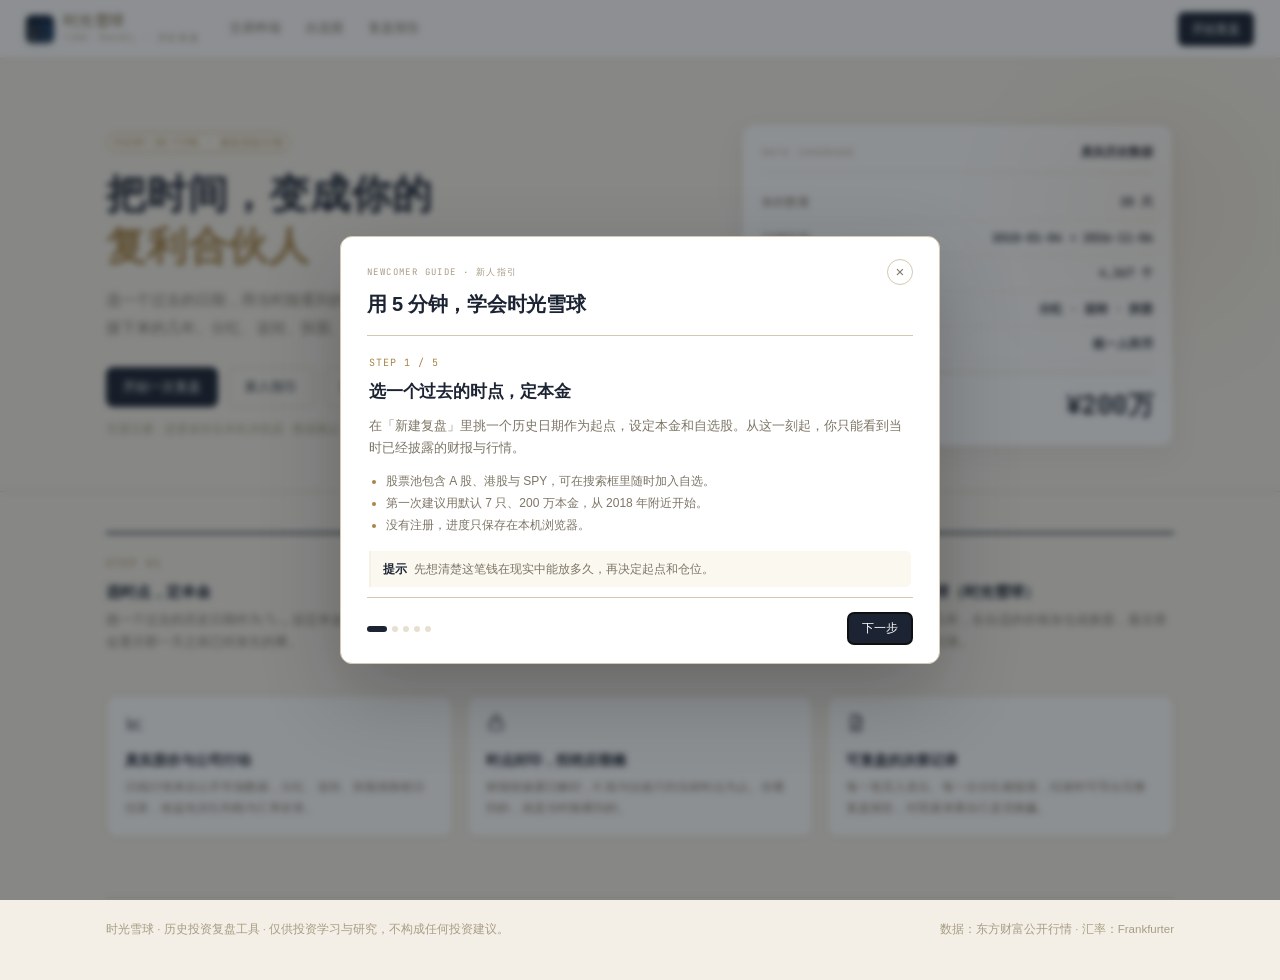
<file: index.html>
<!DOCTYPE html>
<html lang="zh-CN">
<head>
<meta charset="UTF-8">
<meta name="viewport" content="width=device-width, initial-scale=1.0">
<title>时光雪球 · 历史投资复盘</title>
<meta name="description" content="选一个过去的日期，用当时可见的基本面与 K 线做决策，让真实行情带你走完接下来的几年。">
<link rel="stylesheet" href="assets/css/app.css?v=20261215">
<link rel="icon" type="image/svg+xml" href="favicon.svg?v=20261215">
<link rel="icon" type="image/png" sizes="32x32" href="assets/img/favicon-32.png?v=20261215">
<link rel="icon" type="image/png" sizes="16x16" href="assets/img/favicon-16.png?v=20261215">
<link rel="apple-touch-icon" sizes="180x180" href="assets/img/apple-touch-icon.png?v=20261215">
<link rel="manifest" href="manifest.json?v=20261215">
<meta name="theme-color" content="#1c2433">
<meta name="apple-mobile-web-app-capable" content="yes">
<meta name="apple-mobile-web-app-status-bar-style" content="black-translucent">
<meta name="apple-mobile-web-app-title" content="时光雪球">
</head>
<body>

<header class="site-head" id="siteHead"></header>

<section class="hero">
  <div class="wrap hero-grid">
    <div>
      <span class="tag">POINT-IN-TIME · 真实历史行情</span>
      <h1>把时间，变成你的<br><em>复利合伙人</em></h1>
      <p class="lede">选一个过去的日期，用当时能看到的基本面与 K 线做决策，然后让真实行情带你走完接下来的几年。分红、送转、拆股、汇率与红利税，全部按真实事件结算。</p>
      <div class="actions">
        <a class="btn solid" href="setup.html" id="ctaStart">开始一次复盘</a>
        <button class="btn ghost" type="button" id="ctaGuide">新人指引</button>
        <a class="btn ghost hide" href="terminal.html" id="ctaResume">继续上次复盘</a>
        <button class="btn ghost" type="button" id="ctaSlots">推演存档</button>
      </div>
      <p class="hint">无需注册 · 进度保存在本机浏览器 · 数据截止 <span id="dataEnd">--</span></p>
    </div>
    <aside class="hero-panel">
      <div class="hp-head"><span>DATA COVERAGE</span><b id="hpState">真实历史数据</b></div>
      <div class="hp-row"><span>标的数量</span><b id="hpStocks">--</b></div>
      <div class="hp-row"><span>行情区间</span><b id="hpRange">--</b></div>
      <div class="hp-row"><span>交易日</span><b id="hpDays">--</b></div>
      <div class="hp-row"><span>公司行动</span><b>分红 · 送转 · 拆股</b></div>
      <div class="hp-row"><span>计价口径</span><b>统一人民币</b></div>
      <div class="hp-total"><span id="hpTotalLabel">初始本金</span><b id="hpTotal">--</b></div>
    </aside>
  </div>
</section>

<div class="wrap">
  <section class="steps">
    <div class="step">
      <div class="no">STEP 01</div>
      <h3>选时点，定本金</h3>
      <p>挑一个过去的历史日期作为 T₀，设定本金与自选股。界面只会显示那一天之前已经发生的事。</p>
    </div>
    <div class="step">
      <div class="no">STEP 02</div>
      <h3>看基本面，做决策</h3>
      <p>在时点封印下查看 K 线、估值与已披露财报，决定全仓、分批，还是留一部分现金。</p>
    </div>
    <div class="step">
      <div class="no">STEP 03</div>
      <h3>推进时间，滚雪球（时光雪球）</h3>
      <p>一次推进几个月或几年，在合适的价格加仓或换股，最后查看真实收益与分红记录。</p>
    </div>
  </section>

  <section class="features">
    <div class="feature">
      <svg viewBox="0 0 24 24"><path d="M4 19V5"/><path d="M4 19h16"/><path d="M7 15l3-4 3 3 5-6"/></svg>
      <h4>真实股价与公司行动</h4>
      <p>日线行情来自公开市场数据，分红、送转、拆股按除权日结算，收益包含红利税与汇率折算。</p>
    </div>
    <div class="feature">
      <svg viewBox="0 0 24 24"><rect x="4" y="10" width="16" height="10" rx="2"/><path d="M8 10V7a4 4 0 0 1 8 0v3"/></svg>
      <h4>时点封印，拒绝后视镜</h4>
      <p>财报按披露日解封，K 线与估值只到当前时点为止。你看到的，就是当时能看到的。</p>
    </div>
    <div class="feature">
      <svg viewBox="0 0 24 24"><path d="M6 3h8l4 4v14H6z"/><path d="M14 3v5h5"/><path d="M9 13h6M9 17h6"/></svg>
      <h4>可复盘的决策记录</h4>
      <p>每一笔买入卖出、每一次分红都留痕，结束时可导出完整复盘报告，对照基准看自己是否跑赢。</p>
    </div>
  </section>

  <footer class="foot">
    <span>时光雪球 · 历史投资复盘工具 · 仅供投资学习与研究，不构成任何投资建议。</span>
    <span>数据：东方财富公开行情 · 汇率：Frankfurter</span>
  </footer>
</div>

<div id="toast"></div>

<script src="assets/js/store.js?v=20261215"></script>
<script src="assets/js/market.js?v=20261215"></script>
<script src="assets/js/glossary.js?v=20261215"></script>
<script src="assets/js/engine.js?v=20261215"></script>
<script src="assets/js/ui.js?v=20261215"></script>
<script src="assets/js/guide.js?v=20261215"></script>
<script src="assets/js/pages/home.js?v=20261215"></script>
</body>
</html>
</file>
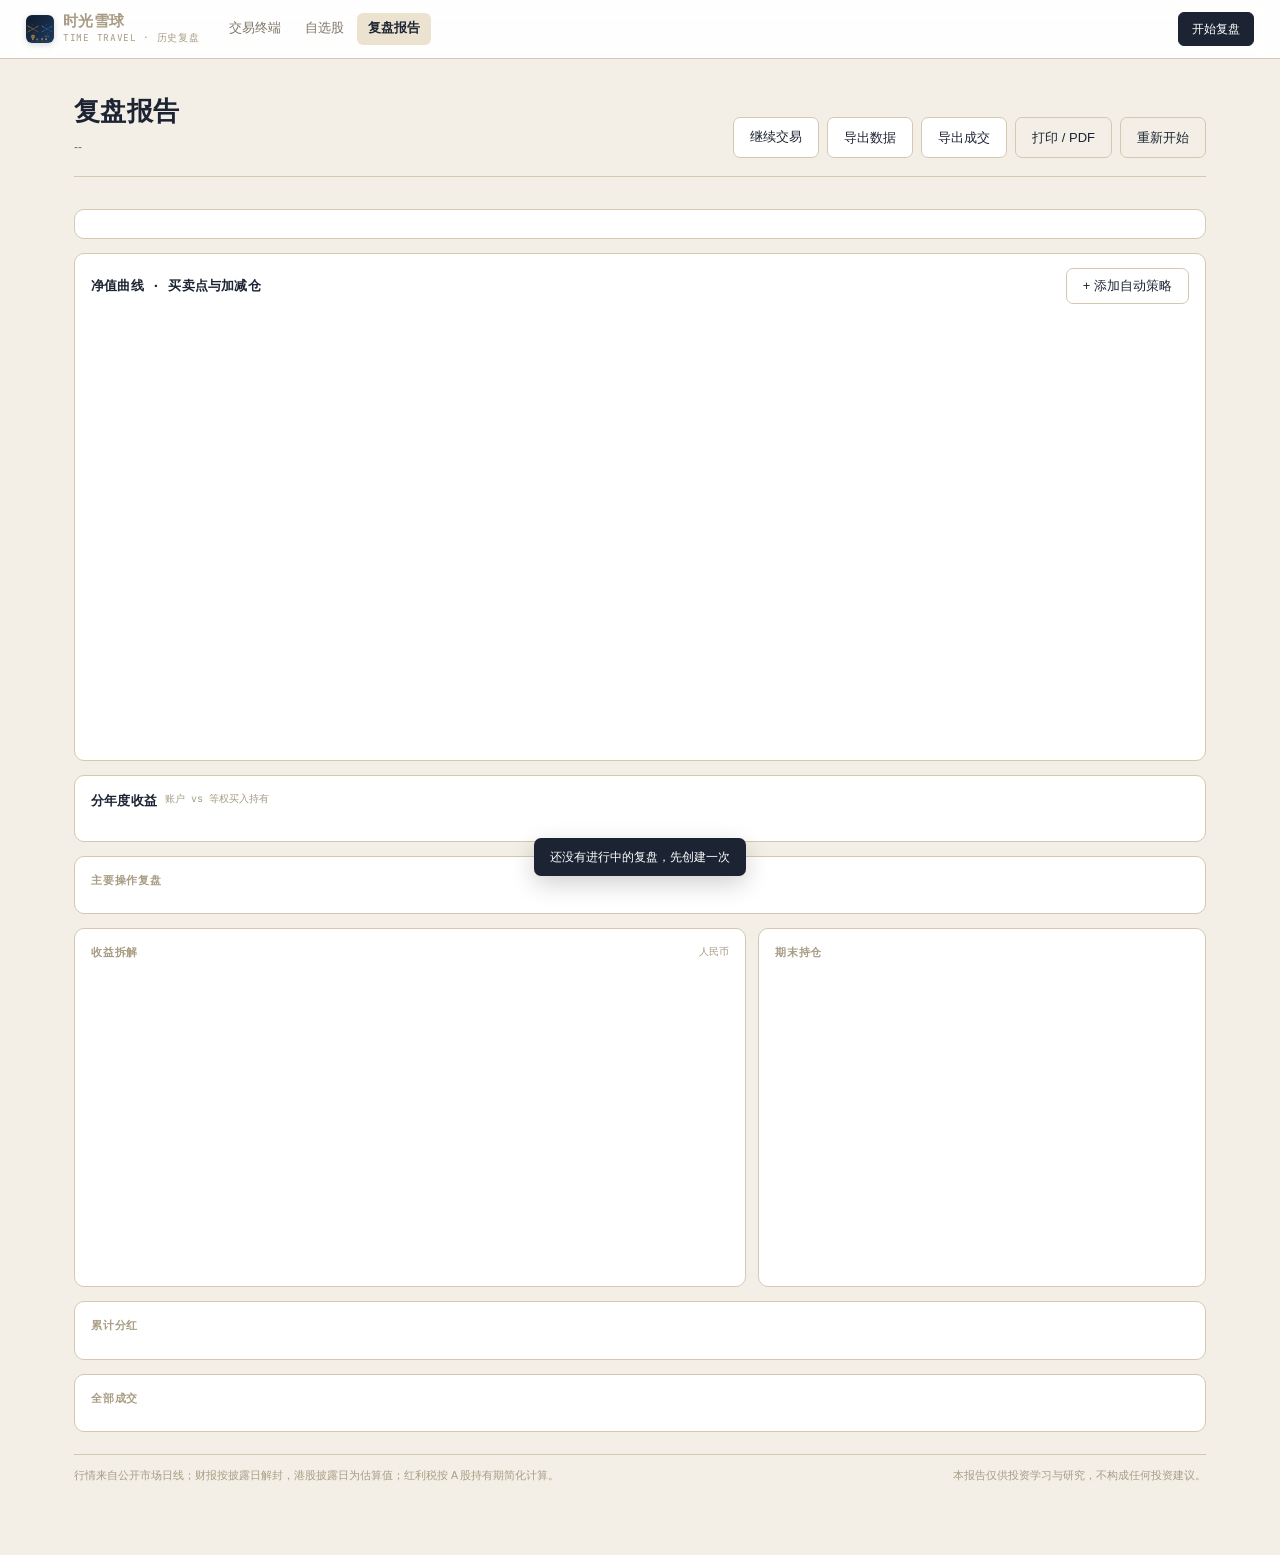
<file: review.html>
<!DOCTYPE html>
<html lang="zh-CN">
<head>
<meta charset="UTF-8">
<meta name="viewport" content="width=device-width, initial-scale=1.0">
<title>复盘报告 · 时光雪球</title>
<link rel="stylesheet" href="assets/css/app.css?v=20261215">
<link rel="icon" type="image/svg+xml" href="favicon.svg?v=20261215">
<link rel="icon" type="image/png" sizes="32x32" href="assets/img/favicon-32.png?v=20261215">
<link rel="icon" type="image/png" sizes="16x16" href="assets/img/favicon-16.png?v=20261215">
<link rel="apple-touch-icon" sizes="180x180" href="assets/img/apple-touch-icon.png?v=20261215">
<link rel="manifest" href="manifest.json?v=20261215">
<meta name="theme-color" content="#1c2433">
<meta name="apple-mobile-web-app-capable" content="yes">
<meta name="apple-mobile-web-app-status-bar-style" content="black-translucent">
<meta name="apple-mobile-web-app-title" content="时光雪球">
</head>
<body>

<header class="site-head" id="siteHead"></header>

<main class="review">
  <div class="review-head">
    <div>
      <h1>复盘报告</h1>
      <p id="rvSub">--</p>
    </div>
    <div class="rv-actions">
      <a class="btn" href="terminal.html">继续交易</a>
      <button class="btn" id="expJson">导出数据</button>
      <button class="btn" id="expCsv">导出成交</button>
      <button class="btn ghost" id="printBtn">打印 / PDF</button>
      <button class="btn ghost" id="restart">重新开始</button>
    </div>
  </div>

  <section class="kpis" id="kpis"></section>

  <section class="rv-card rv-style" id="rvStyle"></section>

  <section class="rv-card rv-curve-card">
    <div class="curve-head">
      <h3>净值曲线 · 买卖点与加减仓 <span id="curveTag"></span></h3>
      <button class="btn ghost sm" id="openStrat">+ 添加自动策略</button>
    </div>
    <div class="strat-list" id="stratList"></div>
    <div id="rvCurve"></div>
  </section>

  <section class="rv-card rv-year-card">
    <div class="curve-head">
      <h3>分年度收益 <span id="yearTag">账户 vs 等权买入持有</span></h3>
    </div>
    <div class="year-grid" id="yearGrid"></div>
    <div class="year-foot" id="yearFoot"></div>
  </section>

  <section class="rv-card rv-ops-card">
    <h3>主要操作复盘 <span id="opTag"></span></h3>
    <div class="rv-ops" id="opBody"></div>
  </section>

  <div class="rv-grid">
    <div class="rv-card"><h3>收益拆解 <span>人民币</span></h3><div id="rvMark"></div></div>
    <div class="rv-card"><h3>期末持仓 <span id="holdTag"></span></h3><div class="rv-list" id="holdBody"></div></div>
  </div>

  <div class="rv-card" style="margin-bottom:14px">
    <h3>累计分红 <span id="divTag"></span></h3><div class="rv-list" id="divBody"></div>
  </div>

  <div class="rv-card" style="margin-bottom:16px">
    <h3>全部成交 <span id="tradeTag"></span></h3>
    <div class="rv-list" id="tradeBody"></div>
  </div>

  <footer class="rv-foot">
    <span>行情来自公开市场日线；财报按披露日解封，港股披露日为估算值；红利税按 A 股持有期简化计算。</span>
    <span>本报告仅供投资学习与研究，不构成任何投资建议。</span>
  </footer>
</main>

<div id="toast"></div>

<script src="assets/vendor/echarts.min.js?v=20261215"></script>
<script src="assets/js/store.js?v=20261215"></script>
<script src="assets/js/market.js?v=20261215"></script>
<script src="assets/js/glossary.js?v=20261215"></script>
<script src="assets/js/engine.js?v=20261215"></script>
<script src="assets/js/strategy.js?v=20261215"></script>
<script src="assets/js/ui.js?v=20261215"></script>
<script src="assets/js/pages/review.js?v=20261215"></script>
</body>
</html>
</file>
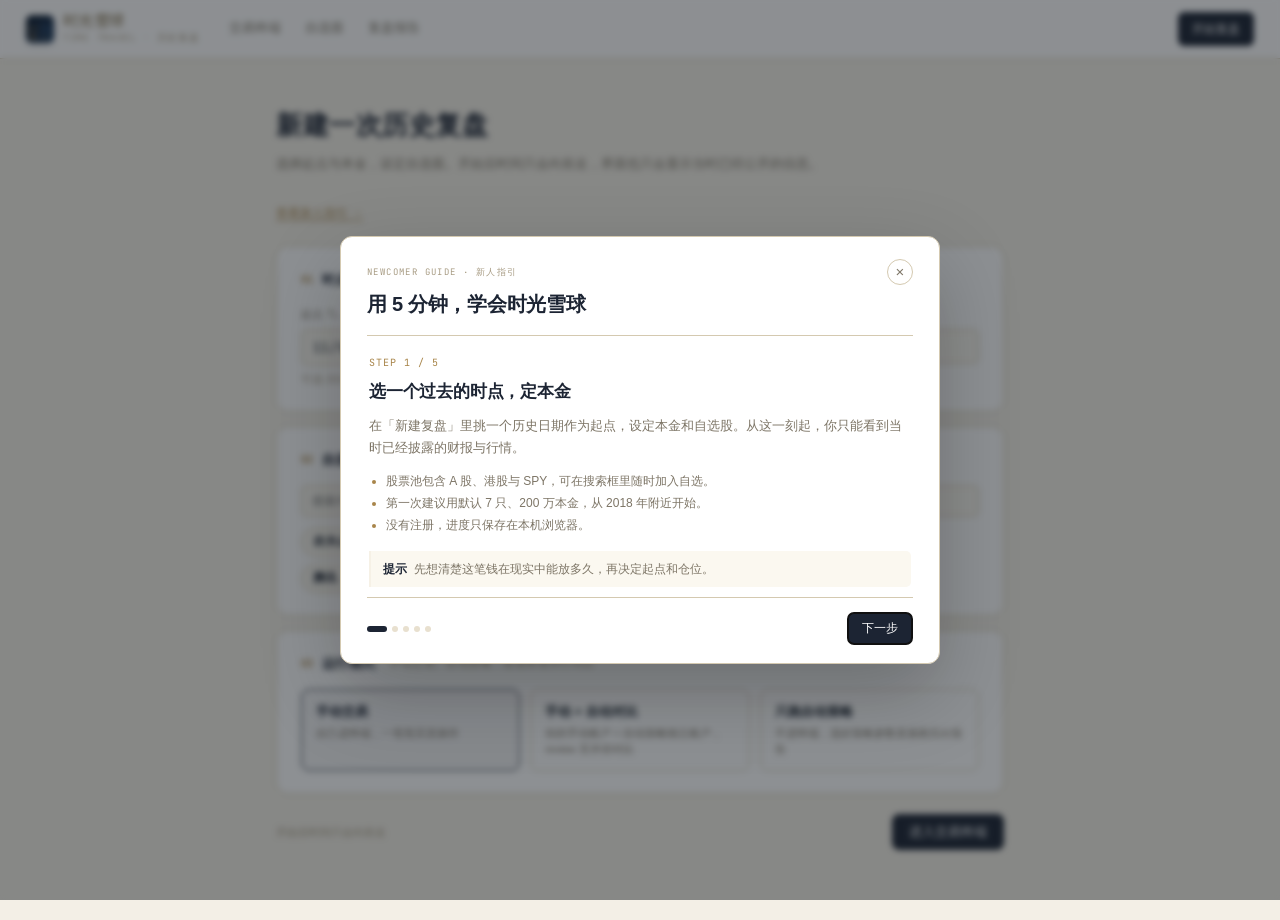
<file: setup.html>
<!DOCTYPE html>
<html lang="zh-CN">
<head>
<meta charset="UTF-8">
<meta name="viewport" content="width=device-width, initial-scale=1.0">
<title>新建复盘 · 时光雪球</title>
<link rel="stylesheet" href="assets/css/app.css?v=20261215">
<link rel="icon" type="image/svg+xml" href="favicon.svg?v=20261215">
<link rel="icon" type="image/png" sizes="32x32" href="assets/img/favicon-32.png?v=20261215">
<link rel="icon" type="image/png" sizes="16x16" href="assets/img/favicon-16.png?v=20261215">
<link rel="apple-touch-icon" sizes="180x180" href="assets/img/apple-touch-icon.png?v=20261215">
<link rel="manifest" href="manifest.json?v=20261215">
<meta name="theme-color" content="#1c2433">
<meta name="apple-mobile-web-app-capable" content="yes">
<meta name="apple-mobile-web-app-status-bar-style" content="black-translucent">
<meta name="apple-mobile-web-app-title" content="时光雪球">
</head>
<body>

<header class="site-head" id="siteHead"></header>

<main class="setup">
  <h1>新建一次历史复盘</h1>
  <p>选择起点与本金，设定自选股。开始后时间只会向前走，界面也只会显示当时已经公开的信息。</p>
  <button type="button" class="setup-guide" id="ctaGuide">查看新人指引 →</button>

  <section class="form-card">
    <h2><span class="no">01</span> 时点与本金</h2>
    <div class="field-row">
      <div class="field">
        <label for="startDate">起点 T₀</label>
        <input type="date" id="startDate">
        <span class="sub">可选 2010 年至今的任意日期，非交易日自动顺延</span>
      </div>
      <div class="field">
        <label for="capital">初始本金（万元）</label>
        <input type="number" id="capital" min="1" step="10" value="200">
        <span class="sub">折合 <b id="capCny">¥2,000,000</b></span>
      </div>
    </div>
  </section>

  <section class="form-card">
    <h2><span class="no">02</span> 自选股</h2>
    <div class="pick-search">
      <input type="text" id="pickSearch" placeholder="搜索代码 / 名称，加入自选" autocomplete="off">
      <div class="pick-results hide" id="pickResults"></div>
    </div>
    <div class="chips" id="pickChips"></div>
  </section>

  <section class="form-card">
    <h2><span class="no">03</span> 运行模式 <span class="sub inline">手动交易、自动策略，或者两者并行对比</span></h2>
    <div class="mode-row">
      <label class="mode-item on" data-mode="manual">
        <input type="radio" name="mode" value="manual" checked>
        <b>手动交易</b>
        <span>自己进终端，一笔笔买卖操作</span>
      </label>
      <label class="mode-item" data-mode="both">
        <input type="radio" name="mode" value="both">
        <b>手动 + 自动对比</b>
        <span>你的手动账户 + 自动策略独立账户，review 页并排对比</span>
      </label>
      <label class="mode-item" data-mode="auto">
        <input type="radio" name="mode" value="auto">
        <b>只跑自动策略</b>
        <span>不进终端，选好策略参数直接跑完出报告</span>
      </label>
    </div>

    <div class="preset-box" id="presetBox" style="display:none">
      <div class="preset-head">
        <span>预设自动策略（最多 4 条，独立账户公平对比）</span>
        <button class="btn ghost sm" type="button" id="addPreset">+ 添加策略</button>
      </div>
      <div class="preset-list" id="presetList"></div>
      <p class="preset-note">每条策略都用独立本金跑同样的历史数据，review 页自动叠加曲线和收益，和你的手动操作公平对比。</p>
    </div>
  </section>

  <div class="setup-actions">
    <span class="tip" id="overwriteTip">开始后将覆盖当前进度</span>
    <button class="btn solid" id="go">进入交易终端</button>
  </div>
</main>

<div id="toast"></div>

<script src="assets/js/store.js?v=20261215"></script>
<script src="assets/js/market.js?v=20261215"></script>
<script src="assets/js/glossary.js?v=20261215"></script>
<script src="assets/js/engine.js?v=20261215"></script>
<script src="assets/js/ui.js?v=20261215"></script>
<script src="assets/js/guide.js?v=20261215"></script>
<script src="assets/js/pages/setup.js?v=20261215"></script>
</body>
</html>
</file>
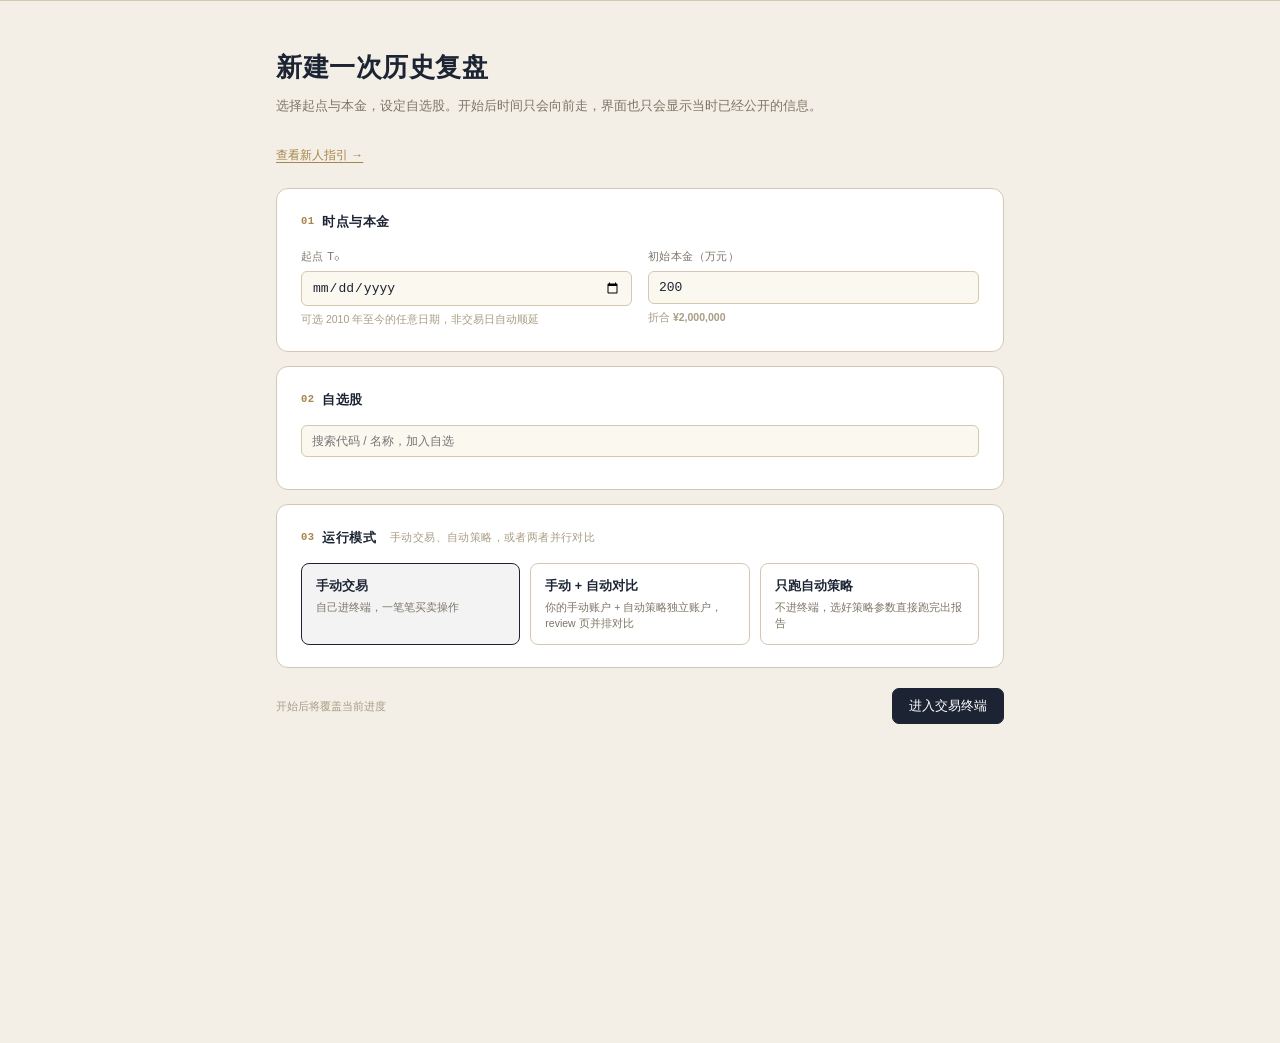
<file: terminal.html>
<!DOCTYPE html>
<html lang="zh-CN">
<head>
<meta charset="UTF-8">
<meta name="viewport" content="width=device-width, initial-scale=1.0">
<title>交易终端 · 时光雪球</title>
<link rel="stylesheet" href="assets/css/app.css?v=20261215">
<link rel="icon" type="image/svg+xml" href="favicon.svg?v=20261215">
<link rel="icon" type="image/png" sizes="32x32" href="assets/img/favicon-32.png?v=20261215">
<link rel="icon" type="image/png" sizes="16x16" href="assets/img/favicon-16.png?v=20261215">
<link rel="apple-touch-icon" sizes="180x180" href="assets/img/apple-touch-icon.png?v=20261215">
<link rel="manifest" href="manifest.json?v=20261215">
<meta name="theme-color" content="#1c2433">
<meta name="apple-mobile-web-app-capable" content="yes">
<meta name="apple-mobile-web-app-status-bar-style" content="black-translucent">
<meta name="apple-mobile-web-app-title" content="时光雪球">
</head>
<body>

<header class="site-head" id="siteHead"></header>

<main class="term">
  <section class="acct-strip">
    <div class="acct"><span>总资产</span><b class="accent" id="aTotal">--</b></div>
    <div class="acct"><span>可用现金</span><b id="aCash">--</b></div>
    <div class="acct"><span>持仓市值</span><b id="aMv">--</b></div>
    <div class="acct"><span id="aRetLbl"><span class="gloss" data-term="total_ret">累计收益<span class="info-i">ⓘ</span></span></span><b id="aRet">--</b></div>
    <div class="acct"><span id="aCagrLbl"><span class="gloss" data-term="cagr">年化收益<span class="info-i">ⓘ</span></span></span><b id="aCagr">--</b></div>
    <div class="acct"><span>累计分红</span><b id="aDiv">--</b></div>
    <div class="acct"><span><span class="gloss" data-term="index_sh">上证指数<span class="info-i">ⓘ</span></span></span><b id="aIdx">--</b></div>
    <label class="acct acct-opt">
      <input type="checkbox" id="aFromBuy">
      <i><span class="gloss" data-term="from_buy">从首次买入算<span class="info-i">ⓘ</span></span></i>
    </label>
  </section>

  <section class="timebar">
    <div class="tb-date"><span>当前时点</span><b id="tbDate">--</b></div>
    <div class="tb-slider">
      <span class="end" id="tbStart">--</span>
      <input type="range" id="tbRange" min="0" max="1" value="0" step="1">
      <span class="end" id="tbEnd">--</span>
    </div>
    <div class="tb-quick">
      <button data-step="1m">下一月</button>
      <button data-step="3m">+3月</button>
      <button data-step="6m">+6月</button>
      <button data-step="1y">+1年</button>
      <button data-step="3y">+3年</button>
      <button data-step="today" class="gold">推到现在</button>
      <span class="tb-wait">
        <input type="number" id="waitY" min="0" max="40" value="0" aria-label="年"> 年
        <input type="number" id="waitM" min="0" max="11" value="3" aria-label="月"> 月
        <button id="waitGo">等待</button>
      </span>
      <button id="tbPlay" class="play">▶ 连续滚动</button>
      <input type="date" id="tbJump" aria-label="跳转到日期">
      <button id="tbGo">推进</button>
    </div>
    <div class="tb-opt">
      <label><input type="checkbox" id="cycToggle"> 周期工具</label>
      <button type="button" id="tbUndo" title="撤销上一笔手动买卖（Ctrl / ⌘ + Z）">撤销</button>
      <button type="button" id="tbReset" title="清空全部手动买卖，回到复盘起点">重来</button>
      <button type="button" id="tbSlots">存档</button>
    </div>
  </section>

  <section class="cyc" id="cycPanel" hidden>
    <div class="cyc-head">
      <div class="cyc-title"><b>周期工具</b><span>荀玉根改良美林时钟 · 周金涛周期罗盘</span></div>
      <div class="cyc-act">
        <span class="cyc-stamp" id="cycStamp">--</span>
        <button type="button" id="cycRun">按当前时点推导</button>
      </div>
    </div>
    <div class="cyc-body" id="cycBody"></div>
  </section>

  <div class="term-grid">
    <div class="term-left">
      <section class="chart-card">
        <div class="chart-head">
          <div>
            <h1 id="cTitle">--</h1>
            <p id="cSub">--</p>
          </div>
          <div class="chart-tools">
            <select class="select" id="stockSel" aria-label="切换标的"></select>
            <div class="seg" id="pSeg">
              <button data-p="day" class="on">日</button>
              <button data-p="week">周</button>
              <button data-p="month">月</button>
              <button data-p="quarter">季</button>
              <button data-p="year">年</button>
            </div>
            <div class="tb-mode" id="mSeg">
              <span class="gloss" data-term="qfq"><button data-m="qfq" class="on">前复权<span class="info-i">ⓘ</span></button></span>
              <span class="gloss" data-term="raw"><button data-m="raw">不复权<span class="info-i">ⓘ</span></button></span>
            </div>
            <span class="chip" id="chipBars">--</span>
            <button type="button" class="chip chip-tog on" id="idxTog" title="叠加/隐藏上证指数走势（虚线，右轴独立刻度）">上证指数</button>
            <span class="chip"><i class="legend-dot b"></i>B 买入</span>
            <span class="chip"><i class="legend-dot s"></i>S 卖出</span>
            <span class="chip">BOLL(20,2)</span>
            <span class="chip">RSI 14</span>
          </div>
        </div>
        <div class="god-bar">
          <span class="god-ttl">上帝视角</span>
          <select class="select god-sel" id="godKind" aria-label="估值指标">
            <option value="pb">市净率 PB</option>
            <option value="pe">市盈率 PE(TTM)</option>
          </select>
          <span class="god-op">≤</span>
          <input type="number" class="god-x" id="godX" step="0.1" min="0.1" value="0.9" aria-label="估值倍数">
          <span class="god-op">倍</span>
          <button type="button" id="godRun">标注</button>
          <button type="button" id="godClear">清除</button>
          <span class="god-tip" id="godTip">标出历史上估值低于该值的交易日</span>
        </div>
        <div id="chart"></div>
      </section>

      <section class="ledger">
        <div class="ledger-head">
          <div class="tabs" id="ledgerTabs">
            <button data-tab="pos" class="on">持仓</button>
            <button data-tab="trade">成交</button>
            <button data-tab="div">分红</button>
          </div>
          <div class="ledger-meta" id="ledgerMeta">--</div>
        </div>
        <div class="ledger-body" id="ledgerBody"></div>
      </section>
    </div>

    <aside class="panel">
      <div class="panel-head"><span>POINT-IN-TIME 估值</span><em id="snapTag">--</em></div>
      <div class="v-grid">
        <div class="v-card"><div class="k"><span class="gloss" data-term="pb">市净率 PB<span class="info-i">ⓘ</span></span></div><div class="n" id="vPb">--</div><div class="s" id="vPbS">最新已披露净资产</div></div>
          <div class="v-card"><div class="k"><span class="gloss" data-term="pe_static">静态 PE<span class="info-i">ⓘ</span></span></div><div class="n" id="vPe">--</div><div class="s" id="vPeS">上一年度年报</div></div>
          <div class="v-card"><div class="k"><span class="gloss" data-term="pe_ttm">TTM PE<span class="info-i">ⓘ</span></span></div><div class="n" id="vTtm">--</div><div class="s">近四个单期归母</div></div>
          <div class="v-card"><div class="k"><span class="gloss" data-term="div_yield">推算股息率<span class="info-i">ⓘ</span></span></div><div class="n" id="vDiv">--</div><div class="s">过去 12 个月派息</div></div>
      </div>

      <div class="roe-row">
        <div class="roe-main">
          <div class="k"><span class="gloss" data-term="roe">当下 ROE<span class="info-i">ⓘ</span></span></div>
          <div class="n" id="vRoe">--</div>
          <div class="s" id="vRoeS">近 12 个月归母 ÷ 净资产</div>
        </div>
        <div class="roe-past">
          <div><span>近 1 年</span><b id="vRoe1">--</b><i id="vRoe1Y"></i></div>
          <div><span>近 3 年</span><b id="vRoe3">--</b><i>年度均值</i></div>
          <div><span>近 5 年</span><b id="vRoe5">--</b><i>年度均值</i></div>
        </div>
      </div>

      <div class="panel-head">
        <span><span class="gloss" data-term="growth">成长能力<span class="info-i">ⓘ</span></span></span>
        <div class="seg growth-period" id="growthPeriod">
          <button data-p="Q" class="on">按季度</button>
          <button data-p="Y">按年度</button>
        </div>
      </div>
      <div class="growth-metric" id="growthMetric">
        <button data-m="rev" class="on">营业总收入<b id="mRev">--</b></button>
        <button data-m="np"><span class="gloss" data-term="net_profit">归母净利润<span class="info-i">ⓘ</span></span><b id="mNp">--</b></button>
        <button data-m="npNon"><span class="gloss" data-term="deduct">扣非净利润<span class="info-i">ⓘ</span></span><b id="mNon">--</b></button>
      </div>
      <div id="growth"></div>
      <div class="table-wrap growth-table">
        <table>
          <thead><tr id="growthThead"></tr></thead>
          <tbody id="growthTbody"></tbody>
        </table>
      </div>

      <div class="panel-head"><span>已披露财报</span><em id="reportTag">--</em></div>
      <div class="table-wrap">
        <table>
          <thead><tr><th>报告期</th><th class="n">营收</th><th class="n">归母</th><th class="n"><span class="gloss" data-term="eps">EPS<span class="info-i">ⓘ</span></span></th></tr></thead>
          <tbody id="reportBody"></tbody>
        </table>
      </div>

      <div class="panel-head"><span>账户资产曲线</span><em id="curveTag">--</em></div>
      <div id="curve"></div>
    </aside>
  </div>
</main>

<footer class="dock">
  <div class="deal-info" id="dealInfo">--</div>
  <div class="target">当前标的 <b id="dTarget">--</b> <span class="mono" id="dPrice">--</span></div>
  <input type="number" id="qty" min="1" step="100" placeholder="股数" aria-label="交易股数">
  <div class="tb-quick">
    <button data-pct="0.05" title="用可用现金的 5% 买入">5%</button>
    <button data-pct="0.1" title="用可用现金的 10% 买入">10%</button>
    <button data-pct="0.2" title="用可用现金的 20% 买入">20%</button>
    <button data-pct="0.25" title="用可用现金的 25% 买入">25%</button>
    <button data-pct="0.3" title="用可用现金的 30% 买入">30%</button>
    <button data-pct="0.5" title="用可用现金的 50% 买入">50%</button>
    <button data-pct="1" title="用全部可用现金买入">全仓</button>
    <button data-pct="all-sell" title="卖出现有全部持股">全部卖出</button>
  </div>
  <button class="act buy" id="buyBtn">买入</button>
  <button class="act sell" id="sellBtn">卖出</button>
  <label class="drip"><input type="checkbox" id="drip" checked> 红利复投</label>
  <a href="review.html">复盘报告 →</a>
</footer>

<div id="toast"></div>

<script src="assets/vendor/echarts.min.js?v=20261215"></script>
<script src="assets/js/store.js?v=20261215"></script>
<script src="assets/js/market.js?v=20261215"></script>
<script src="assets/js/engine.js?v=20261215"></script>
<script src="assets/js/glossary.js?v=20261215"></script>
<script src="assets/js/ui.js?v=20261215"></script>
<script src="assets/js/cycle.js?v=20261215"></script>
<script src="assets/js/pages/terminal.js?v=20261215"></script>
</body>
</html>
</file>
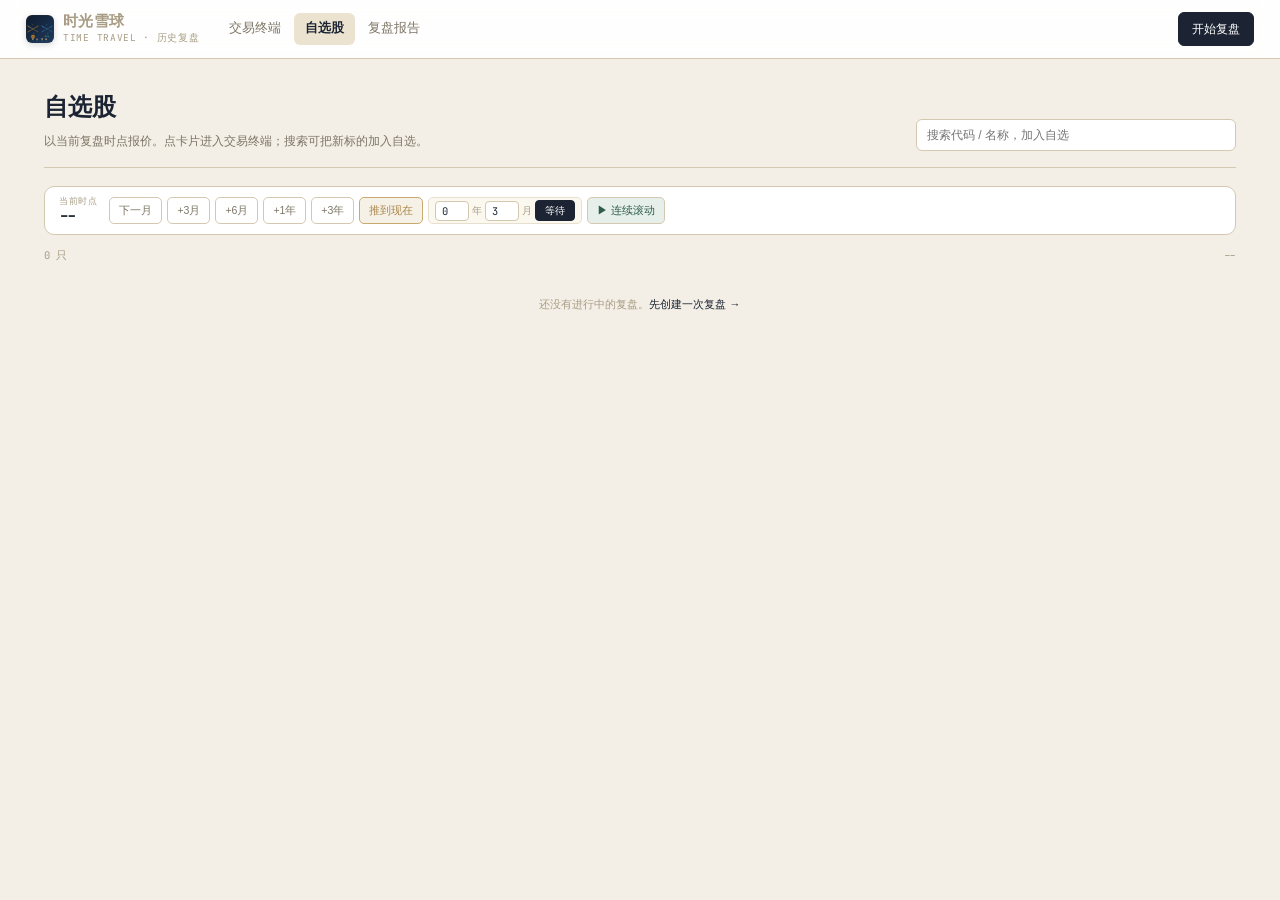
<file: watchlist.html>
<!DOCTYPE html>
<html lang="zh-CN">
<head>
<meta charset="UTF-8">
<meta name="viewport" content="width=device-width, initial-scale=1.0">
<title>自选股 · 时光雪球</title>
<link rel="stylesheet" href="assets/css/app.css?v=20261215">
<link rel="icon" type="image/svg+xml" href="favicon.svg?v=20261215">
<link rel="icon" type="image/png" sizes="32x32" href="assets/img/favicon-32.png?v=20261215">
<link rel="icon" type="image/png" sizes="16x16" href="assets/img/favicon-16.png?v=20261215">
<link rel="apple-touch-icon" sizes="180x180" href="assets/img/apple-touch-icon.png?v=20261215">
<link rel="manifest" href="manifest.json?v=20261215">
<meta name="theme-color" content="#1c2433">
<meta name="apple-mobile-web-app-capable" content="yes">
<meta name="apple-mobile-web-app-status-bar-style" content="black-translucent">
<meta name="apple-mobile-web-app-title" content="时光雪球">
</head>
<body>

<header class="site-head" id="siteHead"></header>

<main class="wl-page">
  <div class="wl-head">
    <div>
      <h1>自选股</h1>
      <p>以当前复盘时点报价。点卡片进入交易终端；搜索可把新标的加入自选。</p>
    </div>
    <div class="wl-search">
      <input type="text" id="addSearch" placeholder="搜索代码 / 名称，加入自选" autocomplete="off">
      <div class="pick-results hide" id="addResults"></div>
    </div>
  </div>
  <section class="timebar wl-timebar">
    <div class="tb-date"><span>当前时点</span><b id="wlDate">--</b></div>
    <div class="tb-quick">
      <button id="wlNext">下一月</button>
      <button data-step="3m">+3月</button>
      <button data-step="6m">+6月</button>
      <button data-step="1y">+1年</button>
      <button data-step="3y">+3年</button>
      <button data-step="today" class="gold">推到现在</button>
      <span class="tb-wait">
        <input type="number" id="wlWaitY" min="0" max="40" value="0" aria-label="年"> 年
        <input type="number" id="wlWaitM" min="0" max="11" value="3" aria-label="月"> 月
        <button id="wlWaitGo">等待</button>
      </span>
      <button id="wlPlay" class="play">▶ 连续滚动</button>
    </div>
  </section>
  <div class="wl-meta">
    <span id="wlCount">--</span>
    <span id="wlNote">--</span>
  </div>
  <div class="wl-grid" id="wlGrid"></div>
</main>

<div id="toast"></div>

<script src="assets/js/store.js?v=20261215"></script>
<script src="assets/js/market.js?v=20261215"></script>
<script src="assets/js/glossary.js?v=20261215"></script>
<script src="assets/js/engine.js?v=20261215"></script>
<script src="assets/js/ui.js?v=20261215"></script>
<script src="assets/js/pages/watchlist.js?v=20261215"></script>
</body>
</html>
</file>
<file: assets/css/app.css>
/* 滚雪球 · 历史投资复盘 — 设计系统 */
@font-face{font-family:"JBMono";src:url("../fonts/JetBrainsMono-Regular.ttf") format("truetype");font-weight:400;font-display:swap}
@font-face{font-family:"JBMono";src:url("../fonts/JetBrainsMono-Bold.ttf") format("truetype");font-weight:700;font-display:swap}

:root{
  --bg:#f3efe6;
  --bg2:#fbf8f0;
  --ink:#1c2433;
  --muted:#7d7566;
  --faint:#a89c84;
  --rule:#d4c9b0;
  --rule2:#e8e0cf;
  --accent:#1c2433;
  --accent2:#a8854a;
  --accent-soft:#ebe3d0;
  --accent2-soft:#f6f1e6;
  --up:#8a3a3a;
  --down:#2e5d4a;
  --mono:"JBMono","SF Mono",Menlo,Consolas,monospace;
  --sans:-apple-system,BlinkMacSystemFont,"PingFang SC","Hiragino Sans GB","Microsoft YaHei",sans-serif;
  --radius:10px;
  --shadow:0 10px 30px rgba(28,36,51,.06);
}

*{margin:0;padding:0;box-sizing:border-box}
html{scroll-behavior:smooth}
body{font-family:var(--sans);background:var(--bg);color:var(--ink);font-size:14px;line-height:1.7;-webkit-font-smoothing:antialiased}
a{color:var(--accent);text-decoration:none}
a:hover{text-decoration:underline}
button{font-family:inherit;cursor:pointer}
input,select{font-family:inherit}
::selection{background:var(--accent-soft)}
.up{color:var(--up)!important}
.down{color:var(--down)!important}
.mono{font-family:var(--mono)}
.hide{display:none!important}

/* ---------- 公共头部 ---------- */
.site-head{position:sticky;top:0;z-index:50;background:rgba(255,255,255,.94);backdrop-filter:blur(8px);border-bottom:1px solid var(--rule)}
.head-in{max-width:1440px;margin:0 auto;display:flex;align-items:center;gap:18px;padding:10px 26px;min-height:58px}
.brand{display:flex;align-items:center;gap:9px;color:var(--accent);flex:0 0 auto}
.brand svg{width:22px;height:22px;stroke:currentColor;fill:none;stroke-width:1.7;stroke-linecap:round;stroke-linejoin:round}
.brand img{width:28px;height:28px;border-radius:6px;object-fit:contain;box-shadow:0 2px 6px rgba(28,36,51,.18);background:var(--bg2)}
.brand b{font-size:15px;font-weight:800;letter-spacing:.4px;display:block;line-height:1.2}
.brand span{font-family:var(--mono);font-size:9.5px;color:var(--faint);letter-spacing:.7px;display:block}
.nav{display:flex;gap:2px;flex:1 1 auto;min-width:0;overflow-x:auto;scrollbar-width:none}
.nav::-webkit-scrollbar{display:none}
.nav a{color:var(--muted);font-size:12.5px;padding:5px 11px;border-radius:6px;white-space:nowrap}
.nav a:hover{background:var(--rule2);color:var(--ink);text-decoration:none}
.nav a.on{color:var(--accent);background:var(--accent-soft);font-weight:600}
.head-meta{display:flex;align-items:center;gap:14px;flex:0 0 auto}
.hm{text-align:right;line-height:1.35}
.hm span{display:block;font-size:9.5px;color:var(--faint);letter-spacing:.5px}
.hm b{font-family:var(--mono);font-size:13px;color:var(--ink);font-weight:700}
.hm b.accent{color:var(--accent)}
.hm b.up{color:var(--up)}
.hm b.down{color:var(--down)}
.head-cta{font-size:12px;padding:6px 13px;border-radius:6px;background:var(--accent);color:#fff;border:1px solid var(--accent);white-space:nowrap}
.head-cta:hover{background:#1c2433;text-decoration:none}

/* ---------- 通用 ---------- */
.wrap{max-width:1120px;margin:0 auto;padding:0 26px}
.btn{display:inline-flex;align-items:center;justify-content:center;gap:6px;border:1px solid var(--rule);background:#fff;color:var(--ink);font-size:13px;padding:8px 16px;border-radius:7px;transition:all .15s}
.btn:hover{border-color:#d4c9b0;text-decoration:none}
.btn.solid{background:var(--accent);border-color:var(--accent);color:#fff}
.btn.solid:hover{background:#1c2433}
.btn.gold{background:var(--accent2);border-color:var(--accent2);color:#fff}
.btn.gold:hover{background:#8a6d3f}
.btn.ghost{background:transparent}
.btn:disabled{opacity:.45;cursor:not-allowed}
.btn svg{width:14px;height:14px;stroke:currentColor;fill:none;stroke-width:1.8;stroke-linecap:round;stroke-linejoin:round}
.small{font-size:11.5px;color:var(--muted)}
.tag{display:inline-flex;align-items:center;gap:4px;font-family:var(--mono);font-size:10px;letter-spacing:.6px;color:var(--accent2);border:1px solid #c9a96e;background:var(--accent2-soft);padding:1px 7px;border-radius:99px}
.card{background:var(--bg2);border:1px solid var(--rule);border-radius:var(--radius)}
.sec-title{display:flex;align-items:baseline;justify-content:space-between;gap:12px;margin-bottom:12px}
.sec-title h2{font-size:17px;font-weight:800;letter-spacing:.3px}
.sec-title p{font-size:12px;color:var(--muted)}

/* ---------- 首页 ---------- */
.hero{padding:64px 0 44px;border-bottom:1px solid var(--rule);position:relative;overflow:hidden}
.hero::after{content:"";position:absolute;right:-80px;top:-60px;width:420px;height:420px;border-radius:50%;background:radial-gradient(circle,rgba(176,122,46,.10),transparent 68%);pointer-events:none}
.hero-grid{display:grid;grid-template-columns:minmax(0,1.15fr) minmax(0,.85fr);gap:48px;align-items:center}
.hero h1{font-size:40px;line-height:1.28;font-weight:800;letter-spacing:.8px;margin:16px 0 14px}
.hero h1 em{font-style:normal;color:var(--accent2)}
.hero .lede{font-size:15px;color:var(--muted);max-width:560px;line-height:1.85}
.hero .actions{display:flex;gap:10px;margin-top:26px;flex-wrap:wrap}
.hero .hint{margin-top:13px;font-size:11.5px;color:var(--faint)}
.hero-panel{background:#fff;border:1px solid var(--rule);border-radius:14px;box-shadow:var(--shadow);padding:18px 20px}
.hp-head{display:flex;align-items:center;justify-content:space-between;border-bottom:1px solid var(--rule2);padding-bottom:10px;margin-bottom:12px}
.hp-head span{font-family:var(--mono);font-size:10px;letter-spacing:1.2px;color:var(--faint)}
.hp-head b{font-size:12px;color:var(--accent)}
.hp-row{display:flex;justify-content:space-between;align-items:center;padding:7px 0;border-bottom:1px dashed var(--rule2);font-size:12px}
.hp-row:last-child{border-bottom:0}
.hp-row span{color:var(--muted)}
.hp-row b{font-family:var(--mono);font-weight:700}
.hp-total{display:flex;justify-content:space-between;align-items:baseline;margin-top:10px;padding-top:10px;border-top:1px solid var(--rule)}
.hp-total span{font-size:11px;color:var(--muted)}
.hp-total b{font-family:var(--mono);font-size:26px;color:var(--accent);letter-spacing:-.5px}
.steps{display:grid;grid-template-columns:repeat(3,1fr);gap:16px;padding:40px 0 8px}
.step{padding:20px 0 0;border-top:2px solid var(--accent)}
.step .no{font-family:var(--mono);font-size:11px;color:var(--accent2);letter-spacing:1px}
.step h3{font-size:15px;margin:7px 0 5px;font-weight:700}
.step p{font-size:12.5px;color:var(--muted);line-height:1.75}
.features{display:grid;grid-template-columns:repeat(3,1fr);gap:14px;padding:34px 0 60px}
.feature{background:#fff;border:1px solid var(--rule);border-radius:var(--radius);padding:17px 18px}
.feature svg{width:20px;height:20px;stroke:var(--accent);fill:none;stroke-width:1.6;stroke-linecap:round;stroke-linejoin:round;margin-bottom:9px}
.feature h4{font-size:13.5px;margin-bottom:4px}
.feature p{font-size:12px;color:var(--muted);line-height:1.75}
.foot{border-top:1px solid var(--rule);padding:22px 0 40px;font-size:11.5px;color:var(--faint);display:flex;justify-content:space-between;gap:16px;flex-wrap:wrap}

/* ---------- 新建复盘 ---------- */
.setup{max-width:780px;margin:0 auto;padding:44px 26px 70px}
.setup h1{font-size:26px;font-weight:800;letter-spacing:.5px}
.setup > p{color:var(--muted);font-size:13px;margin:6px 0 26px}
.setup-guide{display:inline-block;margin:-16px 0 24px;padding:0;border:0;background:none;color:var(--accent2);font-family:inherit;font-size:12px;cursor:pointer;text-decoration:underline;text-underline-offset:3px}
.setup-guide:hover{color:var(--accent)}
.form-card{background:#fff;border:1px solid var(--rule);border-radius:12px;padding:22px 24px;margin-bottom:14px}
.form-card h2{font-size:13px;font-weight:700;letter-spacing:.4px;margin-bottom:14px;display:flex;align-items:center;gap:8px}
.form-card h2 .no{font-family:var(--mono);font-size:10.5px;color:var(--accent2)}
.field-row{display:grid;grid-template-columns:1fr 1fr;gap:16px}
.field{display:flex;flex-direction:column;gap:5px}
.field label{font-size:11px;color:var(--muted);letter-spacing:.4px}
.field input{font-family:var(--mono);font-size:13px;padding:8px 10px;border:1px solid var(--rule);border-radius:6px;background:#fbf8f0;color:var(--ink)}
.field input:focus{outline:none;border-color:var(--accent);background:#fff}
.field .sub{font-size:10.5px;color:var(--faint)}
.pick-search{position:relative;margin-bottom:10px}
.pick-search input{width:100%;padding:8px 10px;border:1px solid var(--rule);border-radius:6px;background:#fbf8f0;font-size:12px}
.pick-search input:focus{outline:none;border-color:var(--accent);background:#fff}
.pick-results{position:absolute;left:0;right:0;top:calc(100% + 4px);z-index:20;background:#fff;border:1px solid var(--rule);border-radius:8px;box-shadow:var(--shadow);max-height:240px;overflow-y:auto}
.pick-results.hide{display:none}
.pick-row{display:flex;align-items:center;gap:8px;padding:8px 12px;font-size:12px;cursor:pointer;border-bottom:1px solid var(--rule2)}
.pick-row:last-child{border-bottom:0}
.pick-row:hover{background:#fbf8f0}
.pick-row b{font-weight:600}
.pick-row span{font-family:var(--mono);font-size:10px;color:var(--faint)}
.pick-row em{margin-left:auto;font-style:normal;font-size:11px;color:var(--accent)}
.chips{display:flex;flex-wrap:wrap;gap:7px}
.pick-chip{display:inline-flex;align-items:center;gap:7px;border:1px solid var(--rule);background:#fbf8f0;border-radius:99px;padding:4px 6px 4px 11px;font-size:11.5px}
.pick-chip b{font-weight:600}
.pick-chip span{font-family:var(--mono);font-size:9.5px;color:var(--faint)}
.pick-chip button{border:0;background:transparent;color:var(--faint);font-size:14px;line-height:1;padding:0 3px}
.pick-chip button:hover{color:var(--up)}
.setup-actions{display:flex;justify-content:space-between;align-items:center;gap:14px;margin-top:20px}
.setup-actions .tip{font-size:11px;color:var(--faint)}
.form-card .sub.inline{font-size:10.5px;color:var(--faint);font-weight:400;margin-left:6px}

/* step 03 运行模式 */
.mode-row{display:grid;grid-template-columns:repeat(3,1fr);gap:10px}
.mode-item{border:1.5px solid var(--rule);border-radius:8px;padding:12px 14px;cursor:pointer;transition:border-color .15s,background .15s;display:flex;flex-direction:column;gap:3px}
.mode-item b{font-size:12.5px;color:var(--accent);font-weight:700}
.mode-item span{font-size:10.5px;color:var(--muted);line-height:1.5}
.mode-item input{display:none}
.mode-item.on{border-color:var(--accent);background:rgba(28,36,51,.05)}

.preset-box{margin-top:16px;border:1px dashed var(--rule);border-radius:8px;padding:12px 14px;background:#fbf8f0}
.preset-head{display:flex;justify-content:space-between;align-items:center;margin-bottom:8px;font-size:11px;color:var(--muted);font-weight:600}
.preset-note{font-size:10.5px;color:var(--faint);margin:10px 0 0;line-height:1.6}
.preset-list{display:flex;flex-direction:column;gap:8px}

.preset-row{border:1px solid var(--rule);border-radius:6px;padding:10px 12px;background:#fff;display:flex;align-items:center;gap:10px}
.preset-row .pr-toggle{width:14px;height:14px;accent-color:var(--accent);cursor:pointer}
.preset-row .pr-color{width:14px;height:14px;border-radius:3px;border:1px solid rgba(0,0,0,.12);flex-shrink:0}
.preset-row .pr-main{flex:1;min-width:0}
.preset-row .pr-main b{font-size:12px;color:var(--accent);display:block;margin-bottom:2px}
.preset-row .pr-main span{font-size:10.5px;color:var(--muted);line-height:1.5}
.preset-row .pr-del{border:0;background:transparent;color:var(--faint);font-size:15px;cursor:pointer;padding:0 4px}
.preset-row .pr-del:hover{color:var(--up)}
.preset-row.disabled{opacity:.45}

@media (max-width:640px){
  .mode-row{grid-template-columns:1fr}
}

/* ---------- 终端 ---------- */
.term{max-width:1440px;margin:0 auto;padding:12px 20px 16px;display:flex;flex-direction:column;gap:10px}
.acct-strip{display:grid;grid-template-columns:repeat(7,minmax(0,1fr)) auto;gap:10px;background:#fff;border:1px solid var(--rule);border-radius:10px;padding:10px 16px}
.god-bar{display:flex;align-items:center;gap:6px;flex-wrap:wrap;padding:7px 14px;border-top:1px solid var(--rule2);background:#fbf8f0;font-size:11px;color:var(--muted)}
.god-ttl{font-size:10px;letter-spacing:.5px;color:var(--accent);border:1px solid var(--accent-soft);background:var(--accent-soft);border-radius:4px;padding:2px 7px;font-weight:700}
.god-sel{height:26px;font-size:11px;padding:0 6px}
.god-x{width:62px;height:26px;font-family:var(--mono);font-size:11px;text-align:center;border:1px solid var(--rule);border-radius:5px;background:#fff;color:var(--ink)}
.god-op{color:var(--faint)}
.god-bar button{height:26px;padding:0 10px;font-size:11px;border:1px solid var(--rule);border-radius:5px;background:#fff;color:var(--muted);cursor:pointer}
.god-bar button:hover{border-color:var(--accent);color:var(--accent)}
.god-bar button.on{background:var(--accent);border-color:var(--accent);color:#fff}
.god-tip{margin-left:auto;font-size:10px;color:var(--faint)}
.acct{display:flex;flex-direction:column;gap:1px;min-width:0}
.acct span{font-size:9.5px;color:var(--faint);letter-spacing:.6px}
.acct b{font-family:var(--mono);font-size:15px;font-weight:700;white-space:nowrap;overflow:hidden;text-overflow:ellipsis}
.acct b.accent{color:var(--accent)}
.acct b.up{color:var(--up)}
.acct b.down{color:var(--down)}
.acct-opt{justify-content:center;align-items:flex-start;gap:4px;cursor:pointer;padding-left:12px;border-left:1px solid var(--rule)}
.acct-opt input{width:14px;height:14px;margin:0;accent-color:var(--accent);cursor:pointer}
.acct-opt i{font-style:normal;font-size:9.5px;color:var(--faint);letter-spacing:.4px;white-space:nowrap}
.timebar{display:flex;align-items:center;gap:12px;background:#fff;border:1px solid var(--rule);border-radius:10px;padding:9px 14px;flex-wrap:wrap}
.tb-date{display:flex;flex-direction:column;line-height:1.2;flex:0 0 auto}
.tb-date span{font-size:9px;color:var(--faint);letter-spacing:.6px}
.tb-date b{font-family:var(--mono);font-size:15px;color:var(--accent)}
.tb-slider{flex:1 1 240px;display:flex;align-items:center;gap:8px;min-width:150px}
.tb-slider input[type=range]{flex:1;accent-color:var(--accent);height:4px}
.tb-slider .end{font-family:var(--mono);font-size:9.5px;color:var(--faint)}
.tb-quick{display:flex;gap:5px;flex-wrap:wrap}
.tb-quick button{font-size:10.5px;padding:4px 9px;border:1px solid var(--rule);background:#fff;border-radius:5px;color:var(--muted)}
.tb-quick button:hover{border-color:var(--accent);color:var(--accent)}
.tb-quick button.gold{border-color:#c9a96e;background:var(--accent2-soft);color:var(--accent2)}
.tb-quick input[type=date]{font-family:var(--mono);font-size:10.5px;border:1px solid var(--rule);background:#fff;border-radius:5px;padding:3px 6px;color:var(--accent)}
.tb-wait{display:flex;align-items:center;gap:3px;font-size:10px;color:var(--faint);border:1px solid var(--rule2);background:#fbf8f0;border-radius:5px;padding:2px 6px}
.tb-wait input[type=number]{width:34px;font-family:var(--mono);font-size:10.5px;border:1px solid var(--rule);background:#fff;border-radius:4px;padding:2px 3px;color:var(--ink);text-align:center}
.tb-wait button{font-size:10px;padding:3px 9px;border:1px solid var(--accent);background:var(--accent);color:#fff;border-radius:4px;line-height:1.3}
.tb-wait button:hover{background:#161d2a}
.tb-quick button.play{border-color:#d4c9b0;background:#e6efe9;color:#2e5d4a}
.tb-quick button.play.on{background:#2e5d4a;border-color:#2e5d4a;color:#fff}
.tb-quick button.play:hover{opacity:.88}
.wc-act button:disabled{opacity:.4;cursor:not-allowed}
.term-grid{display:grid;grid-template-columns:minmax(0,1fr) 340px;gap:10px;min-height:0;align-items:start}
.term-left{display:flex;flex-direction:column;gap:10px;min-width:0}
.chart-card{background:#fff;border:1px solid var(--rule);border-radius:10px;padding:10px 12px 4px;display:flex;flex-direction:column;min-height:0}
.chart-head{display:flex;align-items:flex-start;justify-content:space-between;gap:12px;flex-wrap:wrap;padding-bottom:6px}
.chart-head h1{font-size:13.5px;font-weight:700}
.chart-head p{font-size:10px;color:var(--faint);margin-top:2px}
.chart-tools{display:flex;align-items:center;gap:6px;flex-wrap:wrap}
.select{font-family:var(--mono);font-size:10.5px;border:1px solid var(--rule);background:#fbf8f0;border-radius:5px;padding:3px 6px;color:var(--accent);max-width:170px}
.seg{display:inline-flex;border:1px solid var(--rule);border-radius:6px;overflow:hidden;background:#fff}
.seg button{border:0;border-right:1px solid var(--rule);background:#fff;color:var(--muted);font-size:10px;padding:3px 8px}
.seg button:last-child{border-right:0}
.seg button.on{background:var(--accent);color:#fff}
.growth-period{align-self:center}
.growth-metric{display:flex;gap:8px;margin:10px 0 6px}
.growth-metric button{flex:1;text-align:left;border:1px solid var(--rule);background:#fbf8f0;border-radius:7px;padding:8px 10px;color:var(--muted);font-size:11px;font-family:var(--mono);line-height:1.4}
.growth-metric button b{display:block;font-size:15px;color:var(--ink);font-weight:600;margin-top:3px;font-family:var(--mono)}
.growth-metric button.on{border-color:var(--accent);background:#fff}
.growth-metric button.on b{color:var(--accent)}
.chip{font-family:var(--mono);font-size:9.5px;color:var(--muted);border:1px solid var(--rule);background:#fbf8f0;border-radius:4px;padding:1px 6px;white-space:nowrap}
.chip-tog{cursor:pointer;transition:color .15s,border-color .15s,background .15s}
.chip-tog:hover{color:var(--ink);border-color:var(--rule2)}
.chip-tog.on{color:var(--accent);border-color:rgba(28,36,51,.38);background:rgba(28,36,51,.06)}
.chip-tog.on::before{content:"";display:inline-block;width:9px;border-top:1.4px dashed #7d7566;vertical-align:2px;margin-right:4px}
.legend-dot{display:inline-block;width:6px;height:6px;border-radius:50%;margin-right:3px;vertical-align:1px}
.legend-dot.b{background:var(--up)}
.legend-dot.s{background:var(--down)}
#chart{width:100%;height:440px}
.ledger{background:#fff;border:1px solid var(--rule);border-radius:10px;overflow:hidden;flex:0 0 196px;display:flex;flex-direction:column;min-width:0}
.term-left{min-width:0}
.ledger-head{display:flex;align-items:center;justify-content:space-between;gap:10px;padding:7px 12px;border-bottom:1px solid var(--rule2);background:#fbf8f0}
.tabs{display:flex;gap:2px}
.tabs button{border:0;background:transparent;color:var(--muted);font-size:11px;padding:3px 9px;border-radius:4px}
.tabs button.on{background:#fff;color:var(--accent);font-weight:600;box-shadow:0 1px 2px rgba(0,0,0,.06)}
.ledger-meta{font-family:var(--mono);font-size:9.5px;color:var(--faint)}
.ledger-body{flex:1 1 auto;overflow:auto}
.ledger table{width:100%;border-collapse:collapse;font-size:10.5px}
.ledger th{position:sticky;top:0;background:#fff;color:var(--faint);font-weight:600;font-size:9.5px;letter-spacing:.4px;text-align:left;padding:5px 10px;border-bottom:1px solid var(--rule2);white-space:nowrap;z-index:1}
.ledger td{padding:5px 10px;border-bottom:1px solid #fbf8f0;white-space:nowrap}
.ledger td.n,.ledger th.n{font-family:var(--mono);text-align:right}
.ledger td .code{font-family:var(--mono);font-size:9px;color:var(--faint);display:block;line-height:1.2}
.ledger .buy{color:var(--up);font-weight:600}
.ledger .sell{color:var(--down);font-weight:600}
.lbtn{font-size:9.5px;padding:2px 7px;border-radius:4px;border:1px solid var(--rule);background:#fff;color:var(--muted);margin-left:3px}
.lbtn.buy-b{color:var(--up);border-color:#f3d9d6}
.lbtn.sell-b{color:var(--down);border-color:#d4c9b0}
.empty{padding:18px;text-align:center;color:var(--faint);font-size:11px}

/* 右侧估值栏 */
.panel{background:#fff;border:1px solid var(--rule);border-radius:10px;padding:12px 14px}
.panel-head{display:flex;align-items:baseline;justify-content:space-between;gap:8px;margin:2px 0 8px}
.panel-head span{font-size:9.5px;letter-spacing:1.1px;color:var(--faint);font-family:var(--mono)}
.panel-head em{font-size:9px;color:var(--faint);font-style:normal}
.v-grid{display:grid;grid-template-columns:1fr 1fr;gap:7px}
.v-card{border:1px solid var(--rule2);border-radius:7px;padding:7px 9px;background:#fbf8f0}
.v-card .k{font-size:9.5px;color:var(--muted)}
.v-card .n{font-family:var(--mono);font-size:16px;font-weight:700;color:var(--accent);line-height:1.3}
.v-card .s{font-size:9px;color:var(--faint)}
/* ROE：当下 + 近 1/3/5 年 */
.roe-row{display:grid;grid-template-columns:1.05fr 1.95fr;gap:7px;margin-top:7px}
.roe-main{border:1px solid var(--rule2);border-radius:7px;padding:7px 9px;background:#fbf8f0}
.roe-main .k{font-size:9.5px;color:var(--muted)}
.roe-main .n{font-family:var(--mono);font-size:16px;font-weight:700;color:var(--accent);line-height:1.3}
.roe-main .s{font-size:9px;color:var(--faint)}
.roe-past{display:grid;grid-template-columns:repeat(3,1fr);border:1px solid var(--rule2);border-radius:7px;background:#fbf8f0;padding:7px 0}
.roe-past>div{padding:0 9px;border-left:1px dashed var(--rule2);display:flex;flex-direction:column;justify-content:center}
.roe-past>div:first-child{border-left:0}
.roe-past span{font-size:9px;color:var(--muted);line-height:1.3}
.roe-past b{font-family:var(--mono);font-size:14px;font-weight:700;color:var(--ink);line-height:1.35}
.roe-past i{font-size:8.5px;font-style:normal;color:var(--faint);line-height:1.2}
@media (max-width:720px){
  .roe-row{grid-template-columns:1fr}
  .roe-past{border-top:0}
}
#growth{height:104px;margin:2px 0 8px}
.table-wrap{max-height:150px;overflow:auto;border:1px solid var(--rule2);border-radius:6px;margin-bottom:10px}
.table-wrap table{width:100%;border-collapse:collapse;font-size:10px}
.table-wrap th{position:sticky;top:0;background:#fbf8f0;color:var(--faint);font-weight:600;text-align:left;padding:4px 8px;border-bottom:1px solid var(--rule2);white-space:nowrap;font-size:9px}
.table-wrap td{padding:4px 8px;border-bottom:1px solid #fbf8f0;white-space:nowrap}
.table-wrap td.n,.table-wrap th.n{font-family:var(--mono);text-align:right}
#curve{height:112px;margin-top:2px}

/* 底部交易条 */
.dock{position:sticky;bottom:0;z-index:40;background:rgba(255,255,255,.96);backdrop-filter:blur(8px);border-top:1px solid var(--rule);display:flex;align-items:center;gap:14px;padding:8px 22px;flex-wrap:wrap}
.dock .target{font-size:11px;color:var(--muted);flex:0 0 auto}
.dock .target b{color:var(--accent);font-size:12px}
.dock input[type=number]{width:86px;font-family:var(--mono);font-size:12px;padding:5px 7px;border:1px solid var(--rule);border-radius:5px;background:#fbf8f0;text-align:right}
.dock .act{font-size:12px;padding:6px 16px;border-radius:6px;border:1px solid var(--rule);background:#fff}
.dock .act.buy{color:var(--up);border-color:#f3d9d6}
.dock .act.buy:hover{background:#FDF4F3}
.dock .act.sell{color:var(--down);border-color:#d4c9b0}
.dock .act.sell:hover{background:#F2F9F5}
.dock .drip{margin-left:auto;display:flex;align-items:center;gap:6px;font-size:10.5px;color:var(--muted)}
.dock .drip input{accent-color:var(--accent)}
.dock .deal-info{flex:1 1 100%;display:flex;align-items:baseline;gap:16px;flex-wrap:wrap;font-family:var(--mono);font-size:11px;color:var(--muted);padding:0 2px 7px;border-bottom:1px solid var(--rule2);margin-bottom:1px}
.dock .deal-info b{color:var(--ink);font-weight:600}
.dock .deal-info .k{color:var(--faint);font-size:10px;font-family:inherit}
.dock .deal-info .warn{color:var(--up)}
.dock .deal-info .warn b{color:var(--up)}
.dock .deal-info .pos{color:var(--down)}
.dock a{font-size:11px}

/* ---------- 自选股页 ---------- */
.wl-page{max-width:1240px;margin:0 auto;padding:28px 24px 60px}
.wl-head{display:flex;align-items:flex-end;justify-content:space-between;gap:20px;flex-wrap:wrap;border-bottom:1px solid var(--rule);padding-bottom:16px;margin-bottom:18px}
.wl-head h1{font-size:24px;font-weight:800}
.wl-head p{font-size:12px;color:var(--muted);margin-top:3px}
.wl-search{position:relative;width:320px;max-width:100%}
.wl-search input{width:100%;padding:8px 10px;border:1px solid var(--rule);border-radius:6px;background:#fff;font-size:12px}
.wl-search input:focus{outline:none;border-color:var(--accent)}
.wl-meta{display:flex;justify-content:space-between;font-family:var(--mono);font-size:10.5px;color:var(--faint);margin-bottom:12px}
.wl-timebar{margin-bottom:12px}
.wl-grid{display:grid;grid-template-columns:repeat(auto-fill,minmax(262px,1fr));gap:12px}
.wcard{border:1px solid var(--rule);border-radius:10px;background:#fff;padding:14px 15px 12px;transition:border-color .15s,box-shadow .15s;display:flex;flex-direction:column}
.wcard:hover{border-color:#d4c9b0;box-shadow:var(--shadow)}
.wcard.on{border-color:var(--accent);box-shadow:inset 0 0 0 1px var(--accent)}
.wc-top{display:flex;align-items:baseline;gap:6px;flex-wrap:wrap}
.wc-top b{font-size:14px}
.wc-top span{font-family:var(--mono);font-size:9px;color:var(--faint)}
.wc-chg{margin-left:auto;font-family:var(--mono);font-size:10.5px}
.wc-price{font-family:var(--mono);font-size:25px;font-weight:700;letter-spacing:-.5px;margin:6px 0 9px;line-height:1.1}
.wc-price small{font-family:var(--sans);font-size:9.5px;color:var(--faint);font-weight:400;margin-left:4px}
.wc-fund{display:grid;grid-template-columns:repeat(3,1fr);gap:8px;border-top:1px dashed var(--rule2);padding-top:8px}
.wf{min-width:0}
.wf span{display:block;font-size:9px;color:var(--faint);letter-spacing:.3px;white-space:nowrap}
.wf b{display:block;font-family:var(--mono);font-size:14px;font-weight:700;line-height:1.3;color:var(--ink);letter-spacing:-.2px}
.wf em{display:block;font-family:var(--mono);font-size:9px;font-style:normal;color:var(--muted);white-space:nowrap}
.wc-mark{display:flex;align-items:center;gap:7px;margin-top:9px;flex-wrap:wrap;min-height:18px}
.badge{font-size:9.5px;padding:1px 7px;border-radius:20px;border:1px solid;line-height:1.65;white-space:nowrap}
.badge.low{color:var(--down);background:#e6efe9;border-color:#d4c9b0}
.badge.mid{color:var(--accent);background:var(--accent-soft);border-color:#ebe3d0}
.badge.high{color:var(--up);background:#fbeaea;border-color:#f3d9d6}
.badge.none{color:var(--faint);background:#fbf8f0;border-color:var(--rule)}
.wc-mark .grow{font-family:var(--mono);font-size:9px;color:var(--muted);white-space:nowrap;overflow:hidden;text-overflow:ellipsis}
.wc-hold{display:grid;grid-template-columns:repeat(3,1fr);gap:6px;border-top:1px dashed var(--rule2);padding-top:8px;margin-top:9px}
.wc-hold span{font-size:9px;color:var(--faint);white-space:nowrap}
.wc-hold b{display:block;font-family:var(--mono);font-size:11px;font-weight:600;color:var(--ink);letter-spacing:-.2px}
.wc-act{display:flex;gap:6px;margin-top:auto;padding-top:10px;align-items:center}
.wc-act button{font-size:10.5px;padding:3px 10px;border-radius:4px;border:1px solid var(--rule);background:#fff;color:var(--muted)}
.wc-act button.buy{color:var(--up);border-color:#f3d9d6}
.wc-act button.sell{color:var(--down);border-color:#d4c9b0}
.wc-act button.rm{margin-left:auto;color:var(--faint);border-color:transparent;background:transparent}
.wc-act button.rm:hover{color:var(--up)}
.wc-act .lot{font-family:var(--mono);font-size:9.5px;color:var(--faint)}
.idx-card{background:linear-gradient(180deg,#fbf8f0,#fff 62%);border-style:dashed;border-color:#e8e0cf}
.idx-spark{display:block;width:100%;height:44px;margin:0 0 8px}
.idx-spark polyline{fill:none;stroke:var(--accent);stroke-width:1.3;stroke-linejoin:round;opacity:.42}
.idx-stats{display:grid;grid-template-columns:repeat(3,1fr);gap:6px;border-top:1px dashed var(--rule2);padding-top:8px}
.idx-stats span{font-size:9px;color:var(--faint);white-space:nowrap}
.idx-stats b{display:block;font-family:var(--mono);font-size:11.5px;font-weight:600;color:var(--ink);letter-spacing:-.2px}
.idx-note{margin-top:8px;font-family:var(--mono);font-size:9px;color:var(--faint)}

/* ---------- 复盘页 ---------- */
.review{max-width:1180px;margin:0 auto;padding:30px 24px 70px}
.review-head{display:flex;align-items:flex-end;justify-content:space-between;gap:18px;flex-wrap:wrap;border-bottom:1px solid var(--rule);padding-bottom:18px;margin-bottom:18px}
.review-head h1{font-size:26px;font-weight:800;letter-spacing:.4px}
.review-head p{font-size:12px;color:var(--muted);margin-top:4px}
.rv-actions{display:flex;gap:8px;flex-wrap:wrap}
.kpis{display:grid;grid-template-columns:repeat(5,1fr);gap:10px;margin-bottom:14px}
.kpi{background:#fff;border:1px solid var(--rule);border-radius:9px;padding:12px 14px}
.kpi span{font-size:9.5px;color:var(--faint);letter-spacing:.5px;display:block}
.kpi b{font-family:var(--mono);font-size:22px;font-weight:700;color:var(--accent);letter-spacing:-.4px;display:block;margin-top:2px}
.kpi em{font-style:normal;font-size:10px;color:var(--muted)}
.rv-grid{display:grid;grid-template-columns:minmax(0,1.5fr) minmax(0,1fr);gap:12px;margin-bottom:14px}
.rv-card{background:#fff;border:1px solid var(--rule);border-radius:10px;padding:14px 16px}
.rv-card h3{font-size:11px;font-family:var(--mono);letter-spacing:.8px;color:var(--faint);font-weight:600;margin-bottom:10px;display:flex;justify-content:space-between;gap:8px}
.rv-card h3 span{font-family:var(--mono);font-size:10px;color:var(--faint);font-weight:400;letter-spacing:0}
#rvCurve{height:430px}
#rvMark{height:300px}
.rv-curve-card,.rv-ops-card,.rv-year-card{margin-bottom:14px}
.year-grid{display:grid;grid-template-columns:repeat(auto-fill,minmax(150px,1fr));gap:10px}
.yb-item{border:1px solid var(--rule);border-radius:8px;padding:9px 10px;background:#fbf8f0}
.yb-top{display:flex;align-items:baseline;justify-content:space-between;gap:6px}
.yb-top span{font-family:var(--mono);font-size:11px;color:var(--muted)}
.yb-top span i{font-style:normal;font-size:8px;color:var(--faint);margin-left:4px;letter-spacing:0}
.yb-top b{font-family:var(--mono);font-size:15px;letter-spacing:-.3px}
.yb-bar{height:4px;border-radius:2px;background:#EDE8DE;margin:7px 0 6px;overflow:hidden}
.yb-bar i{display:block;height:100%;border-radius:2px;background:var(--faint)}
.yb-bar i.up{background:var(--up)}
.yb-bar i.down{background:var(--down)}
.yb-sub{display:flex;justify-content:space-between;gap:6px;font-family:var(--mono);font-size:9px;color:var(--faint)}
.yb-sub span{white-space:nowrap}
.yb-sub .up{color:var(--up)}
.yb-sub .down{color:var(--down)}
.year-foot{display:flex;gap:18px;flex-wrap:wrap;margin-top:11px;font-family:var(--mono);font-size:10px;color:var(--faint)}
.year-foot b{color:var(--ink);font-weight:600}
.year-foot em{font-style:normal;margin-left:4px}
.rv-ops{max-height:none}
.op-row{display:grid;grid-template-columns:96px minmax(0,1fr) auto;gap:14px;padding:10px 0;border-bottom:1px solid #fbf8f0;align-items:start}
.op-row:last-child{border-bottom:0}
.op-when{font-family:var(--mono);font-size:11px;color:var(--muted);line-height:1.5}
.op-when b{display:block;color:var(--ink);font-weight:600}
.op-when .tag{display:inline-block;margin-top:3px;font-size:9.5px;padding:1px 6px;border-radius:3px;background:var(--accent-soft);color:var(--accent);letter-spacing:.3px}
.op-when .tag.sell{background:#FBEAE8;color:var(--up)}
.op-main{font-size:12px;color:var(--ink);line-height:1.6}
.op-main .t{font-weight:600}
.op-main .q{font-family:var(--mono);font-size:11px;color:var(--muted);margin-left:6px}
.op-note{margin-top:3px;font-size:11px;color:var(--muted);line-height:1.65}
.op-note b{color:var(--ink);font-weight:600}
.op-amt{font-family:var(--mono);font-size:12px;color:var(--muted);text-align:right;white-space:nowrap}
.rv-list{max-height:300px;overflow:auto}
.rv-list table{width:100%;border-collapse:collapse;font-size:11px}
.rv-list th{position:sticky;top:0;background:#fff;color:var(--faint);font-weight:600;font-size:9.5px;text-align:left;padding:5px 8px;border-bottom:1px solid var(--rule2);white-space:nowrap}
.rv-list td{padding:5px 8px;border-bottom:1px solid #fbf8f0;white-space:nowrap}
.rv-list td.n,.rv-list th.n{font-family:var(--mono);text-align:right}
.rv-foot{margin-top:22px;display:flex;justify-content:space-between;gap:16px;flex-wrap:wrap;font-size:10.5px;color:var(--faint);border-top:1px solid var(--rule);padding-top:12px}
.rv-style{margin-bottom:14px}
.rv-style .sty-tags{display:flex;gap:6px;flex-wrap:wrap;margin-bottom:10px}
.rv-style .sty-tag{font-size:10.5px;padding:3px 9px;border-radius:20px;border:1px solid var(--rule);color:var(--muted);background:#fbf8f0}
.rv-style .sty-tag.hi{border-color:var(--accent);color:var(--accent);background:var(--accent-soft)}
.rv-style .sty-tag.warn{border-color:#d4c9b0;color:#8a6d3f;background:#FBF4E9}
.rv-style .sty-grid{display:grid;grid-template-columns:repeat(auto-fit,minmax(104px,1fr));gap:10px;margin-bottom:10px}
.rv-style .sty-item{min-width:0}
.rv-style .sty-item span{display:block;font-size:9px;color:var(--faint);letter-spacing:.5px}
.rv-style .sty-item b{font-family:var(--mono);font-size:14px;font-weight:700;color:var(--ink);white-space:nowrap}
.rv-style .sty-note{font-size:11px;line-height:1.7;color:var(--muted)}
.rv-style .sty-note b{color:var(--ink)}

/* toast */
#toast{position:fixed;left:50%;bottom:24px;transform:translateX(-50%) translateY(16px);background:#1c2433;color:#fff;font-size:12px;padding:9px 16px;border-radius:7px;box-shadow:0 8px 24px rgba(0,0,0,.18);opacity:0;pointer-events:none;transition:all .22s;z-index:100;max-width:90vw}
#toast.on{opacity:1;transform:translateX(-50%) translateY(0)}

/* ---------- 响应式 ---------- */
@media (max-width:1180px){
  .term-grid{grid-template-columns:minmax(0,1fr) 300px}
  .acct-strip{grid-template-columns:repeat(3,1fr)}
  .acct-opt{padding-left:0;border-left:0;grid-column:1/-1;flex-direction:row;align-items:center;gap:6px}
  .kpis{grid-template-columns:repeat(3,1fr)}
  .rv-grid{grid-template-columns:1fr}
}
@media (max-width:900px){
  .hero-grid{grid-template-columns:1fr;gap:26px}
  .hero h1{font-size:32px}
  .features,.steps{grid-template-columns:1fr}
  .term-grid{grid-template-columns:minmax(0,1fr)}
  .panel{max-height:none;order:2}
  .chart-card{min-height:460px}
  .head-meta .hm.opt{display:none}
  #curve{height:140px}
}
@media (max-width:640px){
  .head-in{padding:8px 14px;gap:10px}
  .brand span{display:none}
  .nav a{font-size:11.5px;padding:4px 8px}
  .head-meta .hm{display:none}
  .head-cta{padding:5px 10px;font-size:11px}
  .wrap,.setup,.wl-page,.review{padding-left:14px;padding-right:14px}
  .term{padding:8px 10px 12px}
  .hero{padding:36px 0 30px}
  .hero h1{font-size:27px}
  .acct-strip{grid-template-columns:repeat(3,minmax(0,1fr));padding:9px 11px;gap:8px}
  .acct b{font-size:12.5px;letter-spacing:-.2px}
  .timebar{padding:8px 10px;gap:8px}
  .tb-date{flex:1 1 100%}
  .tb-slider{order:6;flex:1 1 100%}
  .tb-slider .end{display:none}
  .timebar .tb-quick{order:7;flex-wrap:wrap}
  .tb-quick button{font-size:9.5px;padding:3px 7px}
  .chart-card{min-height:420px;padding:8px 8px 2px}
  #chart{height:340px}
  .ledger{flex:0 0 220px}
  .dock{padding:7px 10px;gap:6px}
  .dock .target{width:100%}
  .dock input[type=number]{width:74px}
  .dock .tb-quick{flex:1 1 auto;flex-wrap:wrap;gap:4px}
  .dock .tb-quick button{font-size:9.5px;padding:3px 7px}
  .dock .drip{margin-left:0}
  .dock .act{flex:1 1 64px}
  .dock .deal-info{gap:10px;font-size:10px;padding-bottom:5px}
  .kpis{grid-template-columns:repeat(2,1fr)}
  .kpi b{font-size:18px}
  .wl-grid{grid-template-columns:1fr}
  .field-row{grid-template-columns:1fr}
  .wl-search{width:100%}
  .review-head h1{font-size:21px}
}
@media print{
  .site-head,.dock,.rv-actions,.rv-foot,.curve-head button,.strat-list{display:none}
  body{background:#fff}
  .rv-card,.kpi{break-inside:avoid}
  .review{padding:0}
  #rvCurve{height:400px}
}

/* ---------- 自动策略弹窗与 chip ---------- */
.curve-head{display:flex;align-items:center;justify-content:space-between;margin-bottom:4px}
.curve-head h3{margin:0;font-size:13px;color:var(--accent);letter-spacing:.2px}
.strat-list{display:flex;flex-wrap:wrap;gap:6px;margin-bottom:8px}
.strat-chip{display:inline-flex;align-items:center;gap:7px;border:1px solid;border-radius:14px;padding:3px 9px 3px 7px;background:#fff;font-size:11px;font-family:var(--mono)}
.strat-chip .sw{width:10px;height:10px;border-radius:2px;flex:0 0 10px}
.strat-chip .sn{color:var(--ink);font-weight:500}
.strat-chip .sr{color:var(--faint)}
.strat-chip .sx{border:0;background:none;color:var(--faint);font-size:13px;padding:0 2px;cursor:pointer;line-height:1}
.strat-chip .sx:hover{color:var(--up)}
.strat-modal{width:min(520px,94vw);max-height:88vh;overflow:auto;background:#fff;border:1px solid var(--rule);border-radius:10px;padding:18px 20px 14px;box-shadow:0 20px 48px rgba(0,0,0,.18);font-size:12px;position:fixed;top:50%;left:50%;transform:translate(-50%,-50%)}
.strat-modal h4{margin:0 0 14px;font-size:14px;color:var(--accent)}
.strat-modal label{display:block;font-size:11px;color:var(--muted);margin-bottom:12px}
.strat-modal label > span{display:block;margin-bottom:6px}
.strat-modal label.thin{margin-bottom:12px}
.strat-modal input,.strat-modal select{width:100%;border:1px solid var(--rule);border-radius:5px;padding:6px 9px;font-family:var(--mono);font-size:12px;background:#fff;color:var(--ink);box-sizing:border-box}
.strat-modal input:focus,.strat-modal select:focus{outline:none;border-color:var(--accent)}
.strat-modal .seg{margin-bottom:10px}
.strat-modal .s-row{display:grid;grid-template-columns:1fr 1fr;gap:12px}
.strat-modal .s-row label{margin-bottom:10px}
.strat-modal .sell-block{background:var(--bg2);border-radius:6px;padding:10px 12px;margin:12px 0 8px;border:1px dashed var(--rule)}
.strat-modal .sell-head{font-size:11px;color:var(--accent);font-weight:600;margin-bottom:8px;letter-spacing:.5px}
.strat-modal .k.tiny{font-size:10px;color:var(--faint);display:block;margin-top:2px}
.strat-modal .s-note{font-size:10.5px;color:var(--faint);margin:6px 0 14px;padding:7px 10px;background:var(--bg2);border-radius:5px;border-left:2px solid var(--accent2-soft)}
.strat-modal .m-act{display:flex;justify-content:flex-end;gap:8px;margin-top:6px}
.strat-modal .btn{border:1px solid var(--accent);background:var(--accent);color:#fff;font-size:12px;padding:6px 16px;border-radius:6px;cursor:pointer}
.strat-modal .btn.ghost{background:#fff;color:var(--accent);border-color:var(--rule)}

/* 行情加载失败兜底 */
#loadFail{position:fixed;inset:0;z-index:200;display:flex;align-items:center;justify-content:center;background:rgba(243,239,230,.92);padding:20px}
#loadFail .lf-card{max-width:360px;background:#fff;border:1px solid var(--rule);border-radius:10px;padding:22px 24px;text-align:center;box-shadow:0 10px 30px rgba(28,36,51,.12)}
#loadFail b{display:block;font-size:14px;color:var(--accent);margin-bottom:8px}
#loadFail p{font-size:11.5px;color:var(--muted);line-height:1.7;margin:0 0 16px;word-break:break-all}
#loadFail button{border:1px solid var(--accent);background:var(--accent);color:#fff;font-size:12px;padding:7px 20px;border-radius:6px;cursor:pointer}

/* 策略弹窗：标的勾选 / 步进器 / 快捷金额 */
.strat-modal .fld{font-size:11px;color:var(--muted);margin-bottom:12px}
.strat-modal .fld > .fld-t{display:block;margin-bottom:6px}
.strat-modal .fld.thin{margin-bottom:12px}
.strat-modal .code-head,.strat-modal label > .code-head{display:flex;align-items:center;gap:8px;font-size:10.5px;color:var(--faint);margin-bottom:6px;font-weight:400}
.strat-modal .code-head button{border:1px solid var(--rule);background:#fff;color:var(--accent);font-size:10px;padding:2px 8px;border-radius:4px;cursor:pointer}
.strat-modal .code-head button:hover{border-color:var(--accent)}
.strat-modal .pick-codes,.strat-modal label > .pick-codes{display:flex;flex-wrap:wrap;gap:5px;margin-bottom:6px}
.strat-modal .code-chip{display:inline-flex;align-items:center;gap:4px;border:1px solid var(--rule);border-radius:4px;padding:4px 8px;font-size:11px;color:var(--muted);background:#fff;cursor:pointer;transition:all .12s;user-select:none}
.strat-modal .code-chip i{font-style:normal;font-size:9px;color:var(--faint)}
.strat-modal .code-chip:hover{border-color:var(--accent2)}
.strat-modal .code-chip.on{border-color:var(--accent);background:rgba(28,36,51,.06);color:var(--accent);font-weight:600}
.strat-modal .code-chip.on i{color:var(--accent2)}
.strat-modal .stepper,.strat-modal label > .stepper{display:flex;align-items:center;gap:4px}
.strat-modal .stepper input{flex:1;min-width:0;text-align:center}
.strat-modal .stepper button{width:26px;height:28px;border:1px solid var(--rule);background:#fff;border-radius:4px;cursor:pointer;color:var(--accent);font-size:13px;line-height:1;padding:0}
.strat-modal .stepper button:hover{border-color:var(--accent);background:rgba(28,36,51,.04)}
.strat-modal .quick-amt,.strat-modal label > .quick-amt{display:flex;gap:5px;flex-wrap:wrap;margin:6px 0 0}
.strat-modal .quick-amt button{border:1px solid var(--rule);background:#fff;color:var(--muted);font-size:10px;padding:2px 8px;border-radius:4px;cursor:pointer}
.strat-modal .quick-amt button:hover,.strat-modal .quick-amt button.on{border-color:var(--accent2);color:var(--accent2)}
.strat-modal .seg button{padding:5px 12px;font-size:11px}
.strat-modal .cond-list{display:flex;flex-direction:column;gap:6px;margin-bottom:8px}
.strat-modal .cond-row{display:flex;align-items:center;gap:8px;border:1px solid var(--rule);border-radius:5px;padding:5px 8px;background:#fff}
.strat-modal .cond-row input[type=checkbox]{width:13px;height:13px;min-width:13px;flex:none;margin:0;padding:0;accent-color:var(--accent);cursor:pointer}
.strat-modal .cr-name{flex:1;min-width:0;font-size:11px;color:var(--ink)}
.strat-modal .cr-op{flex:none;font-size:11px;color:var(--faint)}
.strat-modal .cond-row .stepper{flex:none;width:118px}
.strat-modal .cond-row .stepper input{padding:4px 6px;font-size:11px}
.strat-modal .cond-row .stepper button{width:22px;height:26px;font-size:12px}
.strat-modal .logic-line{display:flex;align-items:center;gap:8px}
.strat-modal .logic-line > span{flex:none;font-size:10.5px;color:var(--faint)}
.strat-modal .logic-line .seg{margin-bottom:0}
.strat-modal .chk-inline{display:flex;align-items:center;gap:6px;margin:0 0 10px;font-size:11px;color:var(--ink);cursor:pointer;line-height:1.5}
.strat-modal .chk-inline input{width:13px;height:13px;min-width:13px;padding:0;margin:0;accent-color:var(--accent);cursor:pointer}

/* ---------- 存档：时间栏按钮与弹窗 ---------- */
.tb-save{display:flex;gap:6px;align-items:center;flex:0 0 auto}
.tb-save button{font-size:10.5px;padding:4px 11px;border:1px solid var(--rule);background:#fff;border-radius:5px;color:var(--accent)}
.tb-save button:hover{border-color:var(--accent);background:var(--accent-soft)}
.mask{position:fixed;inset:0;z-index:90;display:none;align-items:center;justify-content:center;padding:18px;background:rgba(28,36,51,.42)}
.mask.on{display:flex}
.dlg{width:min(640px,100%);max-height:84vh;display:flex;flex-direction:column;background:var(--bg2);border:1px solid var(--rule);border-radius:12px;box-shadow:0 24px 60px rgba(28,36,51,.22)}
.dlg-head{display:flex;align-items:flex-start;justify-content:space-between;gap:12px;padding:15px 18px 11px;border-bottom:1px solid var(--rule2)}
.dlg-head b{font-size:14.5px;letter-spacing:.2px}
.dlg-head span{display:block;font-size:10.5px;color:var(--faint);margin-top:2px}
.dlg-x{border:0;background:none;font-size:19px;line-height:1;color:var(--faint);padding:0 4px}
.dlg-x:hover{color:var(--ink)}
.dlg-body{overflow:auto;padding:6px 12px}
.slot{display:flex;align-items:center;gap:10px;padding:9px 7px;border-bottom:1px dashed var(--rule2)}
.slot:last-child{border-bottom:0}
.slot-no{flex:0 0 24px;font-family:var(--mono);font-size:11px;color:var(--faint)}
.slot.on .slot-no{color:var(--accent2)}
.slot-meta{flex:1;min-width:0}
.slot-meta b{display:block;font-family:var(--mono);font-size:11.5px;font-weight:600;color:var(--ink)}
.slot-meta span{display:block;font-size:10.5px;color:var(--muted);white-space:nowrap;overflow:hidden;text-overflow:ellipsis}
.slot-meta em{font-style:normal}
.slot-ops{display:flex;gap:6px;flex:0 0 auto}
.slot-ops button{border:1px solid var(--rule);background:#fff;color:var(--accent);font-size:11px;padding:4px 10px;border-radius:6px}
.slot-ops button:hover:not(:disabled){border-color:var(--accent);background:var(--accent-soft)}
.slot-ops button:disabled{color:var(--faint);background:#fbf8f0;cursor:not-allowed}
.slot-ops .danger,.dlg-foot .danger{color:var(--up)}
.slot-ops .danger:hover:not(:disabled){border-color:var(--up);background:#fbeaea}
.dlg-foot{display:flex;align-items:center;justify-content:space-between;gap:10px;padding:10px 18px;border-top:1px solid var(--rule2);font-size:10.5px;color:var(--muted)}
.dlg-foot .danger{border:1px solid var(--rule);background:#fff;font-size:11px;padding:4px 10px;border-radius:6px}
.dlg-foot .danger:hover:not(:disabled){border-color:var(--up);background:#fbeaea}
.dlg-foot .danger:disabled{color:var(--faint);border-color:var(--rule2);cursor:not-allowed}
@media (max-width:640px){
  .dlg{max-height:90vh}
  .dlg-head{padding:13px 14px 10px}
  .dlg-body{padding:4px 8px}
  .slot{gap:8px;padding:9px 4px}
  .slot-no{flex:0 0 20px;font-size:10px}
  .slot-meta span{font-size:10px}
  .slot-ops button{padding:4px 8px;font-size:10.5px}
  .dlg-foot{flex-direction:column;align-items:flex-start;gap:8px;padding:10px 14px}
}

/* ---------- 周期工具（荀玉根七段 + 周金涛罗盘） ---------- */
.tb-opt{display:flex;gap:6px;align-items:center;flex:0 0 auto}
.tb-opt label{display:flex;align-items:center;gap:5px;font-size:10.5px;padding:4px 9px;border:1px solid var(--rule);background:#fff;border-radius:5px;color:var(--muted);cursor:pointer}
.tb-opt label:hover{border-color:var(--accent);color:var(--accent)}
.tb-opt input{accent-color:var(--accent);margin:0}
.tb-opt button{font-size:10.5px;padding:4px 11px;border:1px solid var(--rule);background:#fff;border-radius:5px;color:var(--accent)}
.tb-opt button:hover{border-color:var(--accent);background:var(--accent-soft)}
.tb-opt button:disabled{color:var(--faint);border-color:var(--rule2);background:#fbf8f0;cursor:not-allowed}
.tb-opt button:disabled:hover{background:#fbf8f0;border-color:var(--rule2)}

.cyc{background:#fff;border:1px solid var(--rule);border-radius:10px;padding:10px 14px 12px}
.cyc-head{display:flex;align-items:center;justify-content:space-between;gap:10px;flex-wrap:wrap;padding-bottom:8px;border-bottom:1px solid var(--rule2);margin-bottom:10px}
.cyc-title{display:flex;align-items:baseline;gap:8px}
.cyc-title b{font-size:12.5px;color:var(--accent)}
.cyc-title span{font-size:10px;color:var(--faint)}

/* 术语解释：不显眼的小 i 图标 + hover popover（每次只显示一个） */
.gloss{display:inline-flex;align-items:center;gap:2px;position:relative;cursor:default;font:inherit;color:inherit}
.info-i{display:inline-flex;align-items:center;justify-content:center;width:10px;height:10px;border-radius:50%;border:1px solid currentColor;color:var(--faint);font-size:0;font-style:normal;font-weight:600;line-height:1;cursor:help;opacity:.45;transition:opacity .15s,color .15s;vertical-align:1px}
.info-i::before{content:"i";font-size:7px;font-weight:600;line-height:1;transform:translateY(-.3px)}
.gloss:hover .info-i{opacity:.95;color:var(--muted)}
.info-pop{position:absolute;left:50%;bottom:calc(100% + 8px);transform:translateX(-50%) scale(.95);min-width:220px;max-width:340px;background:#1c2433;color:#f3efe6;font-size:11.5px;line-height:1.65;padding:11px 13px;border-radius:6px;box-shadow:0 6px 18px rgba(0,0,0,.18);opacity:0;pointer-events:none;transition:opacity .15s, transform .15s;z-index:-1}
.info-pop::after{content:"";position:absolute;top:100%;left:50%;transform:translateX(-50%);border:5px solid transparent;border-top-color:#1c2433}
.gloss.pop-on .info-pop{opacity:1;transform:translateX(-50%) scale(1);z-index:99;pointer-events:auto}
.info-pop b{color:#f3efe6;font-weight:700}
.info-pop code{background:rgba(255,255,255,.12);padding:1px 5px;border-radius:3px;font-family:var(--mono);font-size:10.5px}
.info-pop ul{padding-left:14px;margin:4px 0}
.cyc-act{display:flex;align-items:center;gap:8px}
.cyc-stamp{font-family:var(--mono);font-size:9.5px;color:var(--faint)}
.cyc-stamp.stale{color:var(--accent2)}
.cyc-act button{font-size:10.5px;padding:4px 12px;border:1px solid var(--accent);background:var(--accent);color:#fff;border-radius:5px}
.cyc-act button:hover{background:#161d2a}
.cyc-act button:disabled{opacity:.55;cursor:default}
.cyc-empty{font-size:11px;color:var(--muted);padding:16px 4px;text-align:center;line-height:1.9}

.cyc-grid{display:grid;grid-template-columns:minmax(0,1fr) minmax(0,1.12fr);gap:12px}
.cyc-card{border:1px solid var(--rule2);border-radius:8px;padding:10px 12px;background:#fbf8f0;min-width:0}
.cyc-card-h{display:flex;align-items:baseline;justify-content:space-between;gap:8px;margin-bottom:8px}
.cyc-card-h b{font-size:11.5px;color:var(--accent)}
.cyc-card-h em{font-style:normal;font-size:9px;color:var(--faint);font-family:var(--mono)}

.cyc-clock{display:flex;gap:12px;align-items:center}
.cyc-dial{width:116px;height:116px;flex:0 0 auto}
.cyc-stage{min-width:0}
.cyc-stage .no{font-family:var(--mono);font-size:9px;color:var(--accent2);letter-spacing:.8px;display:block}
.cyc-stage strong{font-size:17px;color:var(--ink);letter-spacing:.5px;display:block;line-height:1.3}
.cyc-stage .tag{font-size:9px;color:var(--accent2);border:1px solid #c9a96e;background:var(--accent2-soft);border-radius:99px;padding:1px 6px;margin:4px 0;display:inline-block}
.cyc-stage p{font-size:10.5px;color:var(--muted);line-height:1.6;margin:3px 0 5px}
.cyc-stage .rank{font-size:10px;color:var(--accent);font-family:var(--mono);background:var(--accent-soft);border-radius:5px;padding:3px 7px;display:inline-block}

.cyc-axes{margin-top:9px;border-top:1px dashed var(--rule);padding-top:7px}
.cyc-axis{display:grid;grid-template-columns:54px 70px minmax(0,1fr);gap:8px;align-items:baseline;font-size:10.5px;padding:3px 0}
.cyc-axis .k{color:var(--muted);cursor:help}
.cyc-axis b{font-family:var(--mono);font-size:11.5px}
.cyc-axis b.u{color:var(--accent2)}
.cyc-axis b.d{color:var(--accent)}
.cyc-axis b.f{color:var(--faint)}
.cyc-axis .a{color:var(--muted);font-size:10px;white-space:nowrap;overflow:hidden;text-overflow:ellipsis}

.cyc-conf{margin-top:7px;border-top:1px dashed var(--rule);padding-top:7px;font-size:10px;color:var(--muted)}
.cyc-conf>span:first-child{font-family:var(--mono);font-size:9px;color:var(--faint);letter-spacing:.6px}
.cyc-conf b{font-family:var(--mono);font-size:11px;margin-left:6px}
.cyc-conf b.lv-high{color:#2e5d4a}
.cyc-conf b.lv-mid{color:var(--accent2)}
.cyc-conf b.lv-low{color:var(--up)}
.cyc-conf ul{margin:4px 0 0;padding-left:14px}
.cyc-conf li{line-height:1.65;font-size:9.5px}
.cyc-conf .ok{margin-left:8px}

.cyc-cycles{display:grid;grid-template-columns:1fr 1fr;gap:7px}
.cyc-cyc{border:1px solid var(--rule2);border-radius:6px;background:#fff;padding:7px 9px;min-width:0}
.cyc-cyc .h{display:flex;justify-content:space-between;gap:6px;align-items:baseline}
.cyc-cyc .h b{font-size:11px;color:var(--ink)}
.cyc-cyc .h span{font-family:var(--mono);font-size:8.5px;color:var(--faint)}
.cyc-cyc .p{display:flex;align-items:baseline;gap:6px;margin-top:3px;flex-wrap:wrap}
.cyc-cyc .p strong{font-size:11.5px;color:var(--accent)}
.cyc-cyc .p em{font-style:normal;font-family:var(--mono);font-size:9px;padding:0 5px;border-radius:99px;border:1px solid var(--rule)}
.cyc-cyc .p em.up{color:var(--accent2);border-color:#c9a96e;background:var(--accent2-soft)}
.cyc-cyc .p em.down{color:var(--accent);border-color:#ebe3d0;background:var(--accent-soft)}
.cyc-cyc .p em.flat{color:var(--faint)}
.cyc-cyc p{font-size:9.5px;color:var(--muted);line-height:1.55;margin-top:3px}

.cyc-kit{margin-top:8px;border-top:1px dashed var(--rule);padding-top:8px}
.cyc-strip{display:grid;grid-template-columns:repeat(4,1fr);gap:4px}
.cyc-strip .seg{border:1px solid var(--rule2);border-radius:5px;background:#fff;padding:5px 6px;text-align:center}
.cyc-strip .seg b{display:block;font-size:10px;color:var(--muted)}
.cyc-strip .seg span{font-size:8.5px;color:var(--faint)}
.cyc-strip .seg.on{border-color:var(--accent);background:var(--accent)}
.cyc-strip .seg.on b{color:#fff}
.cyc-strip .seg.on span{color:rgba(255,255,255,.72)}
.cyc-hist{margin-top:6px;font-size:9px;color:var(--faint);display:flex;align-items:center;gap:2px;flex-wrap:wrap}
.cyc-hist i{width:9px;height:9px;border-radius:2px;display:inline-block}
.cyc-hist i.recession{background:#f3d9d6}
.cyc-hist i.depression{background:#ebe3d0}
.cyc-hist i.recovery{background:#d4c9b0}
.cyc-hist i.overheat{background:#d4c9b0}
.cyc-alloc{margin-top:7px;font-size:10px;display:flex;gap:7px;align-items:baseline;flex-wrap:wrap}
.cyc-alloc span{color:var(--accent2);font-size:9.5px;border:1px solid #c9a96e;background:var(--accent2-soft);border-radius:99px;padding:1px 7px;white-space:nowrap}
.cyc-alloc b{color:var(--muted);font-weight:400;font-size:10px}

.cyc-res{margin-top:8px;border-top:1px dashed var(--rule);padding-top:8px;display:flex;gap:8px;align-items:baseline}
.cyc-res b{font-size:11px;padding:1px 8px;border-radius:99px;white-space:nowrap;font-weight:600}
.cyc-res.up b{color:#2e5d4a;border:1px solid #d4c9b0;background:#e6efe9}
.cyc-res.down b{color:var(--up);border:1px solid #f3d9d6;background:#fbeaea}
.cyc-res.flat b{color:var(--muted);border:1px solid var(--rule);background:#fff}
.cyc-res span{font-size:10px;color:var(--muted);line-height:1.6}

.cyc-turn{margin-top:8px;border-top:1px dashed var(--rule);padding-top:8px}
.cyc-turn .row{display:grid;grid-template-columns:minmax(0,1fr) 60px 82px 50px;gap:6px;align-items:baseline;font-size:10px;padding:2px 0}
.cyc-turn .row span{color:var(--muted);white-space:nowrap;overflow:hidden;text-overflow:ellipsis}
.cyc-turn .row b{font-size:10px;color:var(--ink)}
.cyc-turn .row .now{font-family:var(--mono);font-size:9px;color:var(--faint);text-align:right}
.cyc-turn .row em{font-style:normal;font-size:9px;text-align:center;border-radius:99px;padding:0 5px}
.cyc-turn .na{font-size:10px;color:var(--faint);padding:4px 0}
.s-done{color:#2e5d4a;background:#e6efe9}
.s-fresh{color:var(--accent2);background:var(--accent2-soft)}
.s-pending{color:var(--faint);background:#F4F2EC}
.cyc-order{margin-top:6px;font-size:9.5px;color:var(--muted);background:#f3efe6;border-radius:5px;padding:4px 7px}
.cyc-order.bad{color:var(--up);background:#fbeaea}

.cyc-sum{margin-top:10px;border-top:1px solid var(--rule2);padding-top:9px}
.cyc-sum ul{margin:0;padding-left:16px}
.cyc-sum li{font-size:10.5px;color:var(--muted);line-height:1.75;margin-bottom:2px}
.cyc-sum li:first-child{color:var(--faint);font-size:9.5px}

@media (max-width:900px){
  .cyc-grid{grid-template-columns:1fr}
}
@media (max-width:640px){
  .cyc{padding:9px 10px 10px}
  .cyc-clock{gap:8px}
  .cyc-dial{width:96px;height:96px}
  .cyc-stage strong{font-size:15px}
  .cyc-cycles{grid-template-columns:1fr}
  .cyc-turn .row{grid-template-columns:minmax(0,1fr) 54px 68px 46px}
}

/* 新人指引 */
body.g-open{overflow:hidden}
.guide-mask{position:fixed;inset:0;z-index:120;display:flex;align-items:center;justify-content:center;padding:20px;background:rgba(18,24,31,.48);backdrop-filter:blur(3px);animation:gFade .18s ease}
.guide-mask[hidden]{display:none}
.guide-card{display:flex;flex-direction:column;width:min(600px,100%);max-height:90vh;overflow:hidden;background:#fff;border:1px solid var(--rule);border-radius:12px;box-shadow:0 30px 80px rgba(0,0,0,.24);padding:22px 26px 18px;animation:gIn .22s ease}
.g-head{flex:none;display:flex;align-items:flex-start;justify-content:space-between;gap:16px;border-bottom:1px solid var(--rule);padding-bottom:14px}
.g-eyebrow{font-family:var(--mono);font-size:9px;letter-spacing:1.4px;color:var(--faint)}
.g-head h3{margin:5px 0 0;font-size:20px;letter-spacing:-.3px;color:var(--ink)}
.g-close{flex:none;width:26px;height:26px;padding:0;border:1px solid var(--rule);border-radius:50%;background:#fff;color:var(--muted);font-size:15px;line-height:1;cursor:pointer}
.g-close:hover{border-color:var(--accent);color:var(--accent)}
.g-body{flex:1 1 auto;min-height:252px;overflow-y:auto;overscroll-behavior:contain;padding:18px 2px 4px}
.g-no{font-family:var(--mono);font-size:10px;letter-spacing:1px;color:var(--accent2)}
.g-step h4{margin:7px 0 9px;font-size:17px;letter-spacing:-.2px;color:var(--ink)}
.g-step p{margin:0 0 10px;font-size:12.5px;line-height:1.75;color:var(--muted)}
.g-step ul{margin:0;padding-left:17px;font-size:12px;line-height:1.85;color:var(--muted)}
.g-step li::marker{color:var(--accent2)}
.g-tip{margin-top:14px;padding:9px 12px;border-left:2px solid var(--accent2-soft);border-radius:0 5px 5px 0;background:var(--bg2);font-size:11.5px;line-height:1.65;color:var(--muted)}
.g-tip b{margin-right:4px;color:var(--accent);font-weight:600}
.g-foot{flex:none;display:flex;align-items:center;justify-content:space-between;gap:12px;margin-top:6px;padding-top:14px;border-top:1px solid var(--rule)}
.g-dots{display:flex;align-items:center;gap:5px}
.g-dots button{width:6px;height:6px;padding:0;border:0;border-radius:3px;background:var(--rule2);cursor:pointer;transition:all .18s}
.g-dots button:hover{background:var(--faint)}
.g-dots button.on{width:20px;background:var(--accent)}
.g-act{display:flex;gap:8px}
.g-btn{padding:7px 14px;border:1px solid var(--rule);border-radius:6px;background:#fff;color:var(--accent);font-family:inherit;font-size:12px;cursor:pointer;transition:all .15s}
.g-btn:hover{border-color:var(--accent2)}
.g-btn.solid{border-color:var(--accent);background:var(--accent);color:#fff}
.g-btn.solid:hover{background:#1c2433}
@keyframes gFade{from{opacity:0}to{opacity:1}}
@keyframes gIn{from{opacity:0;transform:translateY(8px) scale(.99)}to{opacity:1;transform:none}}
@media (max-height:620px){
  .g-body{min-height:0}
}
@media (max-width:640px){
  .guide-mask{padding:12px}
  .guide-card{padding:18px 16px 14px;max-height:94vh}
  .g-head h3{font-size:17px}
  .g-body{min-height:0;padding-top:14px}
  .g-step h4{font-size:15px}
  .g-foot{flex-wrap:wrap}
  .g-act{margin-left:auto}
}
</file>
